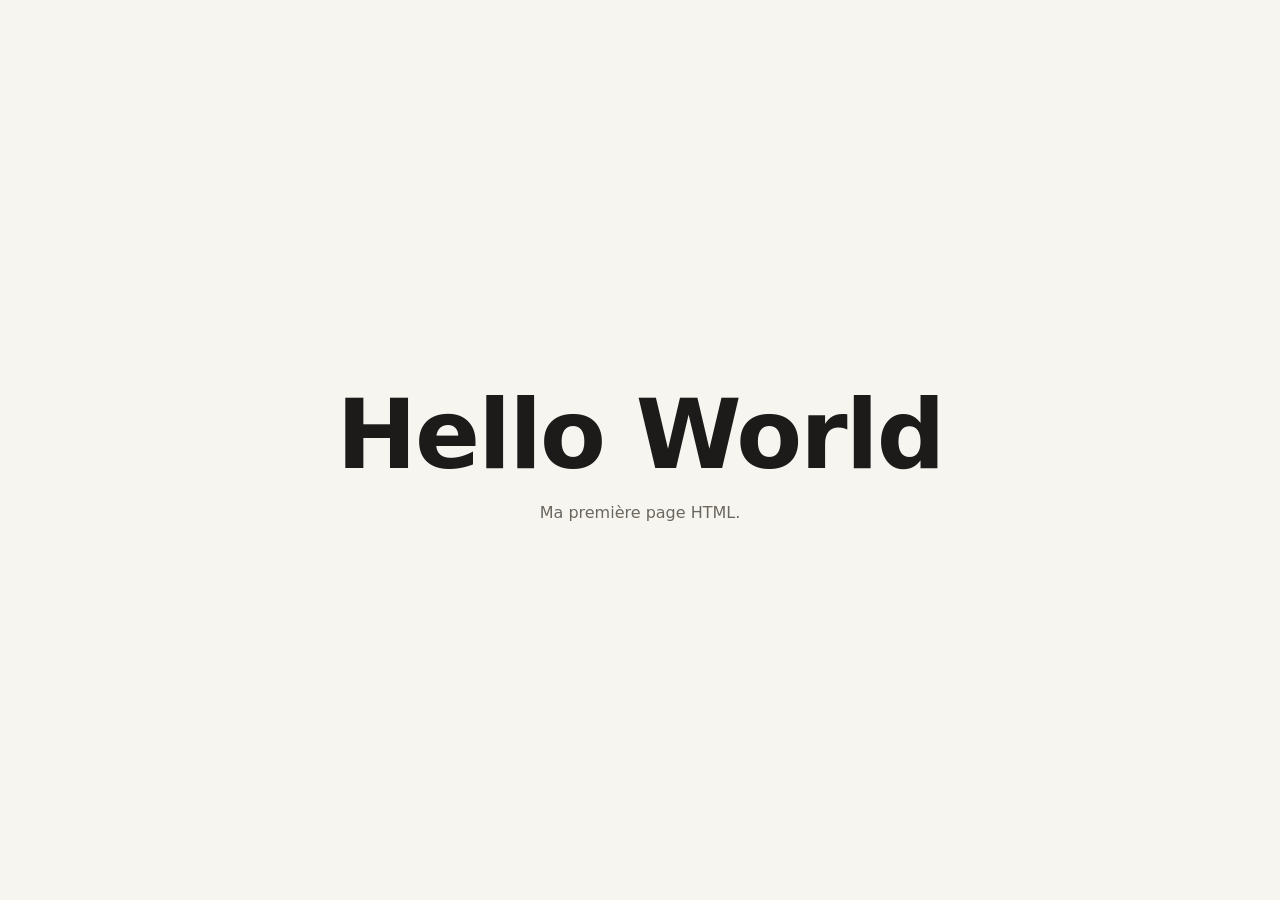
<file: hello-world/index.html>
<!doctype html>
<html lang="fr">
<head>
  <meta charset="utf-8">
  <meta name="viewport" content="width=device-width, initial-scale=1">
  <title>Hello World</title>
  <style>
    :root {
      --bg: #f7f5f0;
      --fg: #1c1b19;
      --muted: #6b675f;
    }
    @media (prefers-color-scheme: dark) {
      :root {
        --bg: #161514;
        --fg: #f2efe8;
        --muted: #a29d93;
      }
    }
    * { box-sizing: border-box; }
    html, body { height: 100%; margin: 0; }
    body {
      display: grid;
      place-items: center;
      padding: 16px;
      background: var(--bg);
      color: var(--fg);
      font-family: system-ui, -apple-system, "Segoe UI", Roboto, sans-serif;
      text-align: center;
    }
    h1 {
      margin: 0;
      font-size: clamp(2.5rem, 10vw, 6rem);
      font-weight: 600;
      letter-spacing: -0.02em;
    }
    p {
      margin: 0.75rem 0 0;
      color: var(--muted);
    }
  </style>
</head>
<body>
  <main>
    <h1>Hello World</h1>
    <p>Ma première page HTML.</p>
  </main>
</body>
</html>
</file>
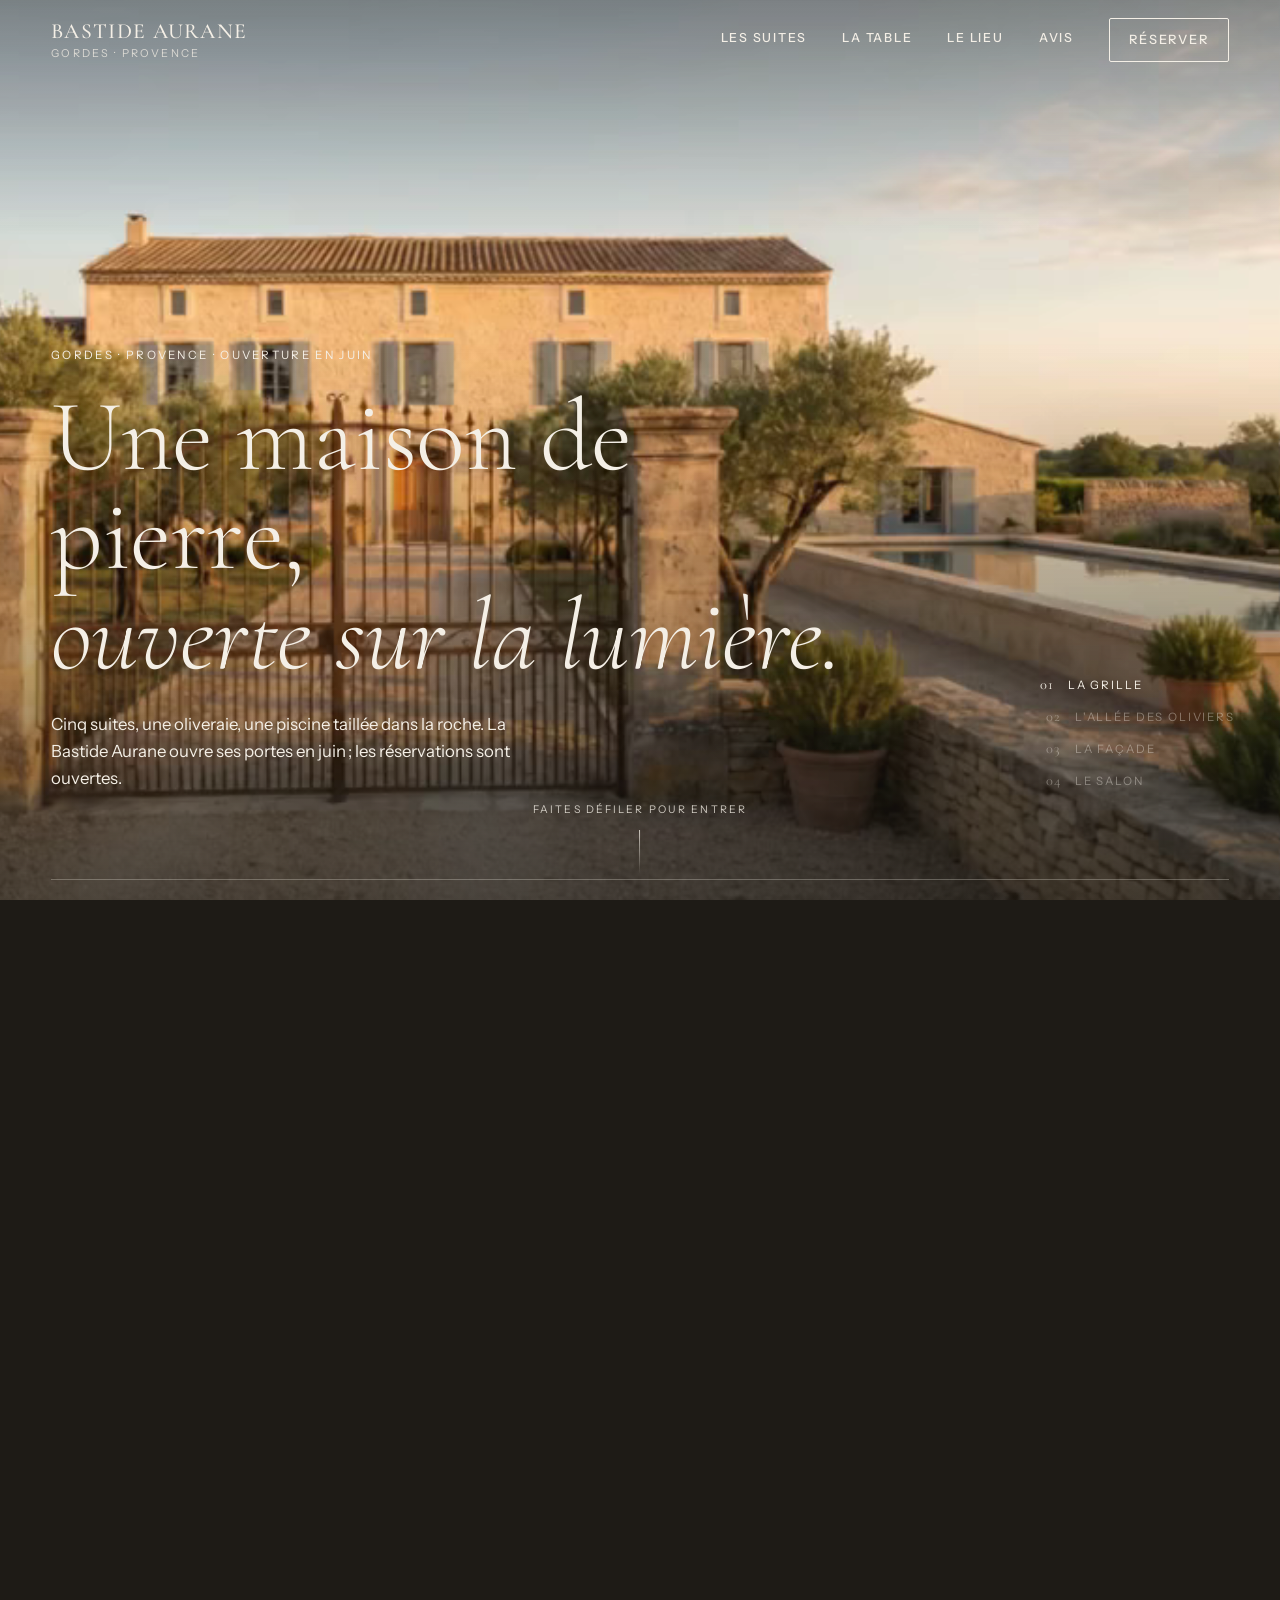
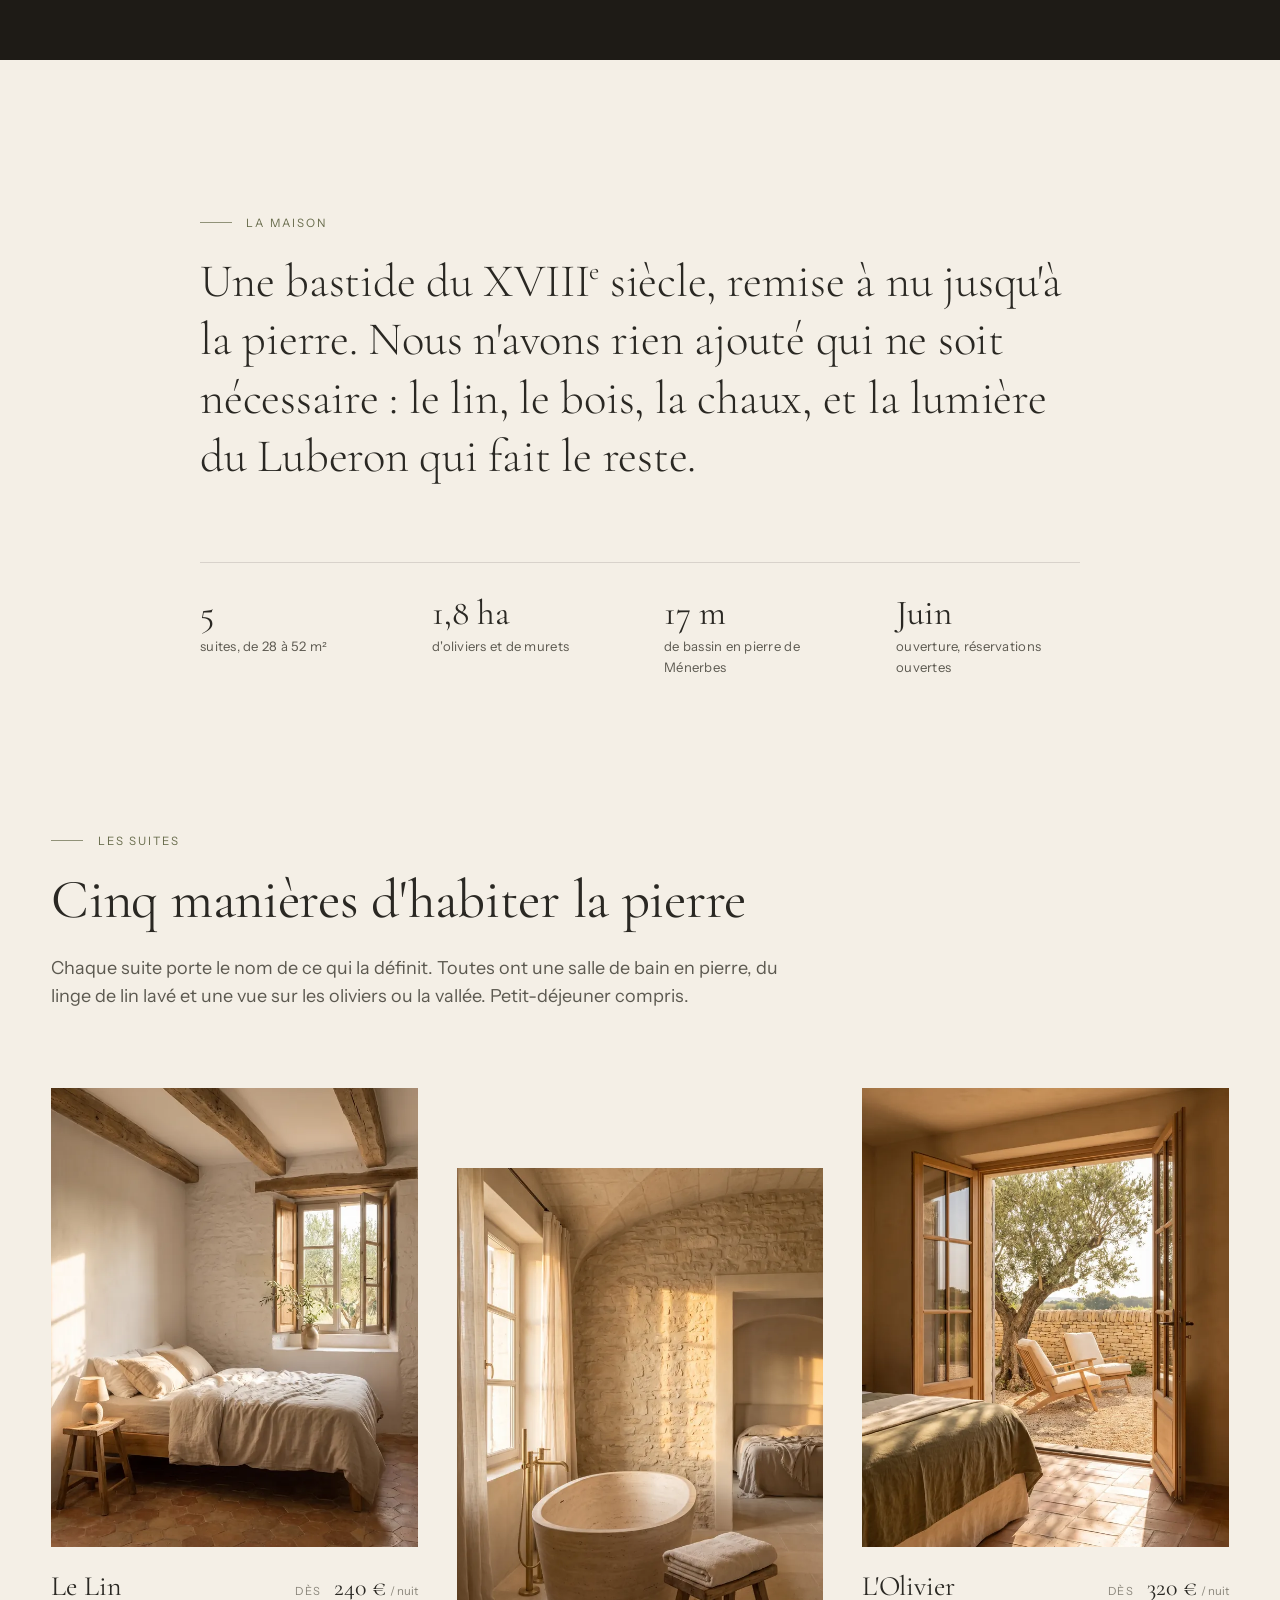
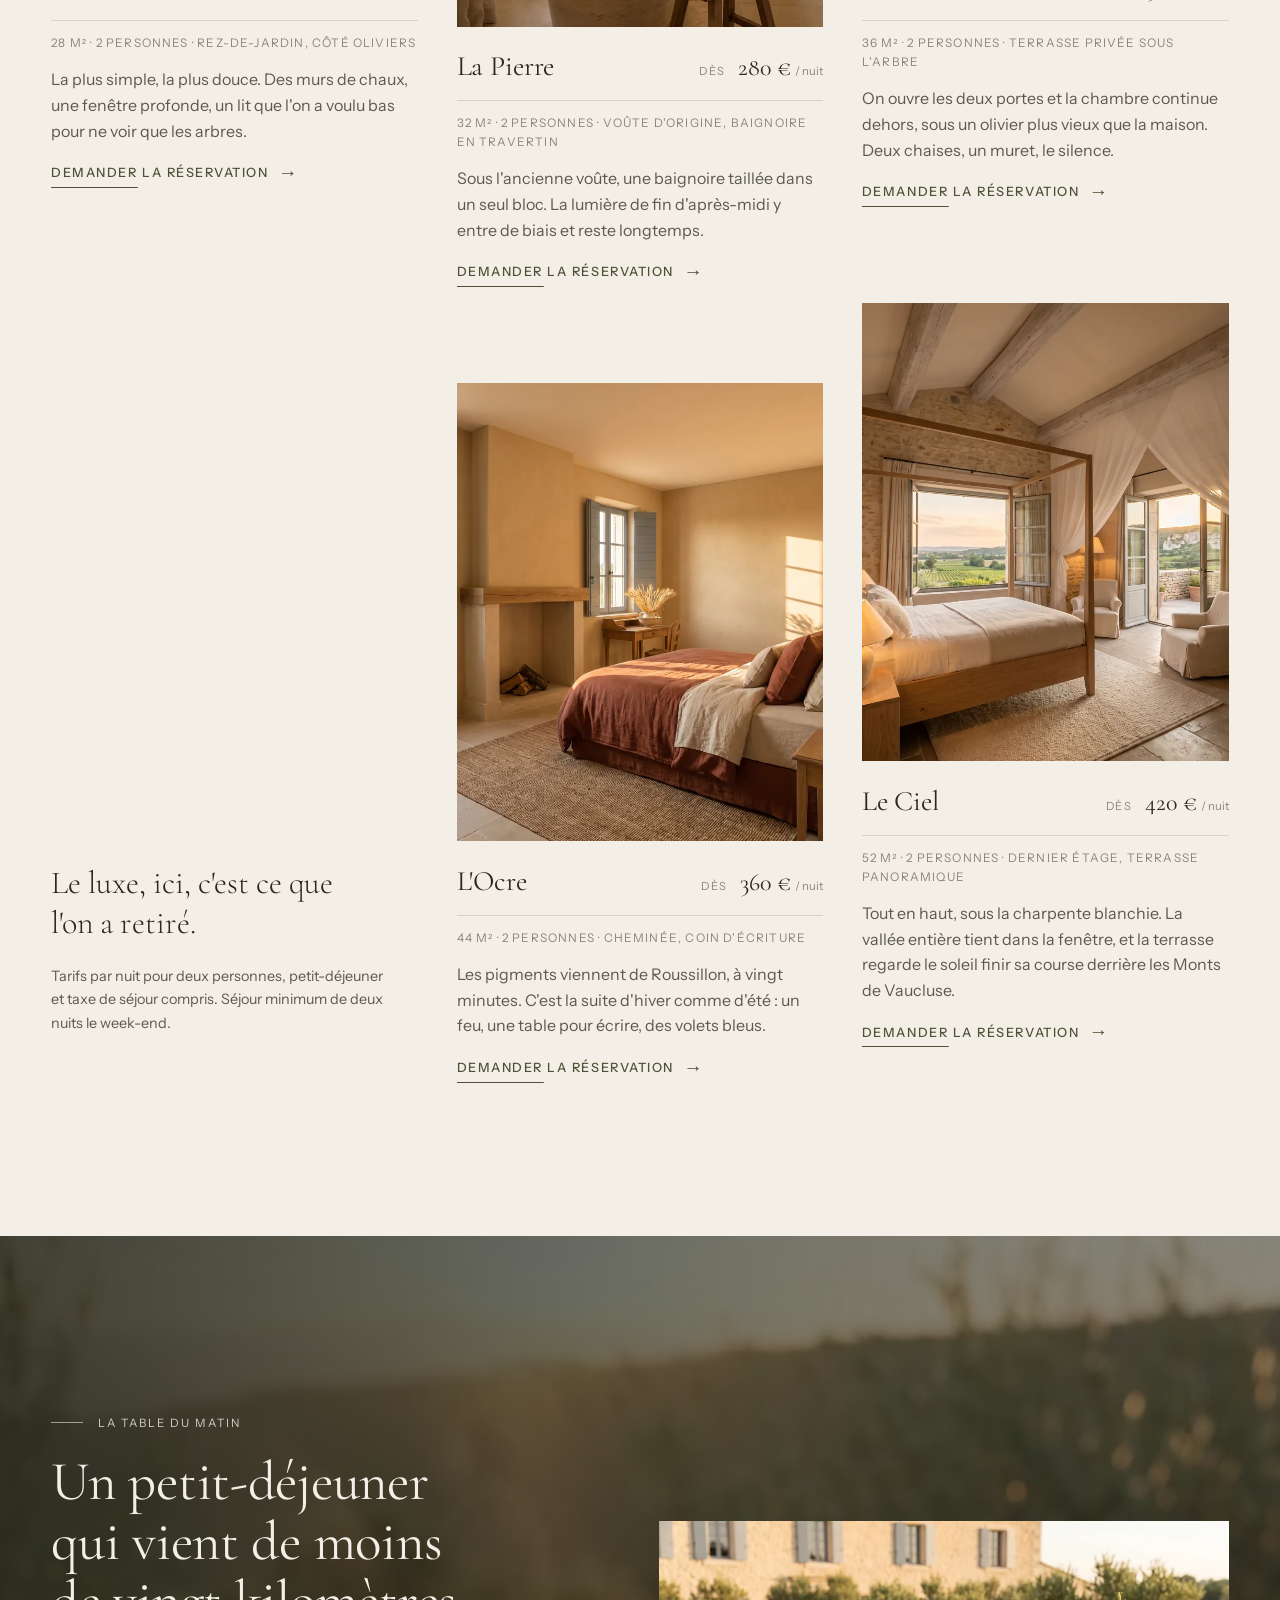
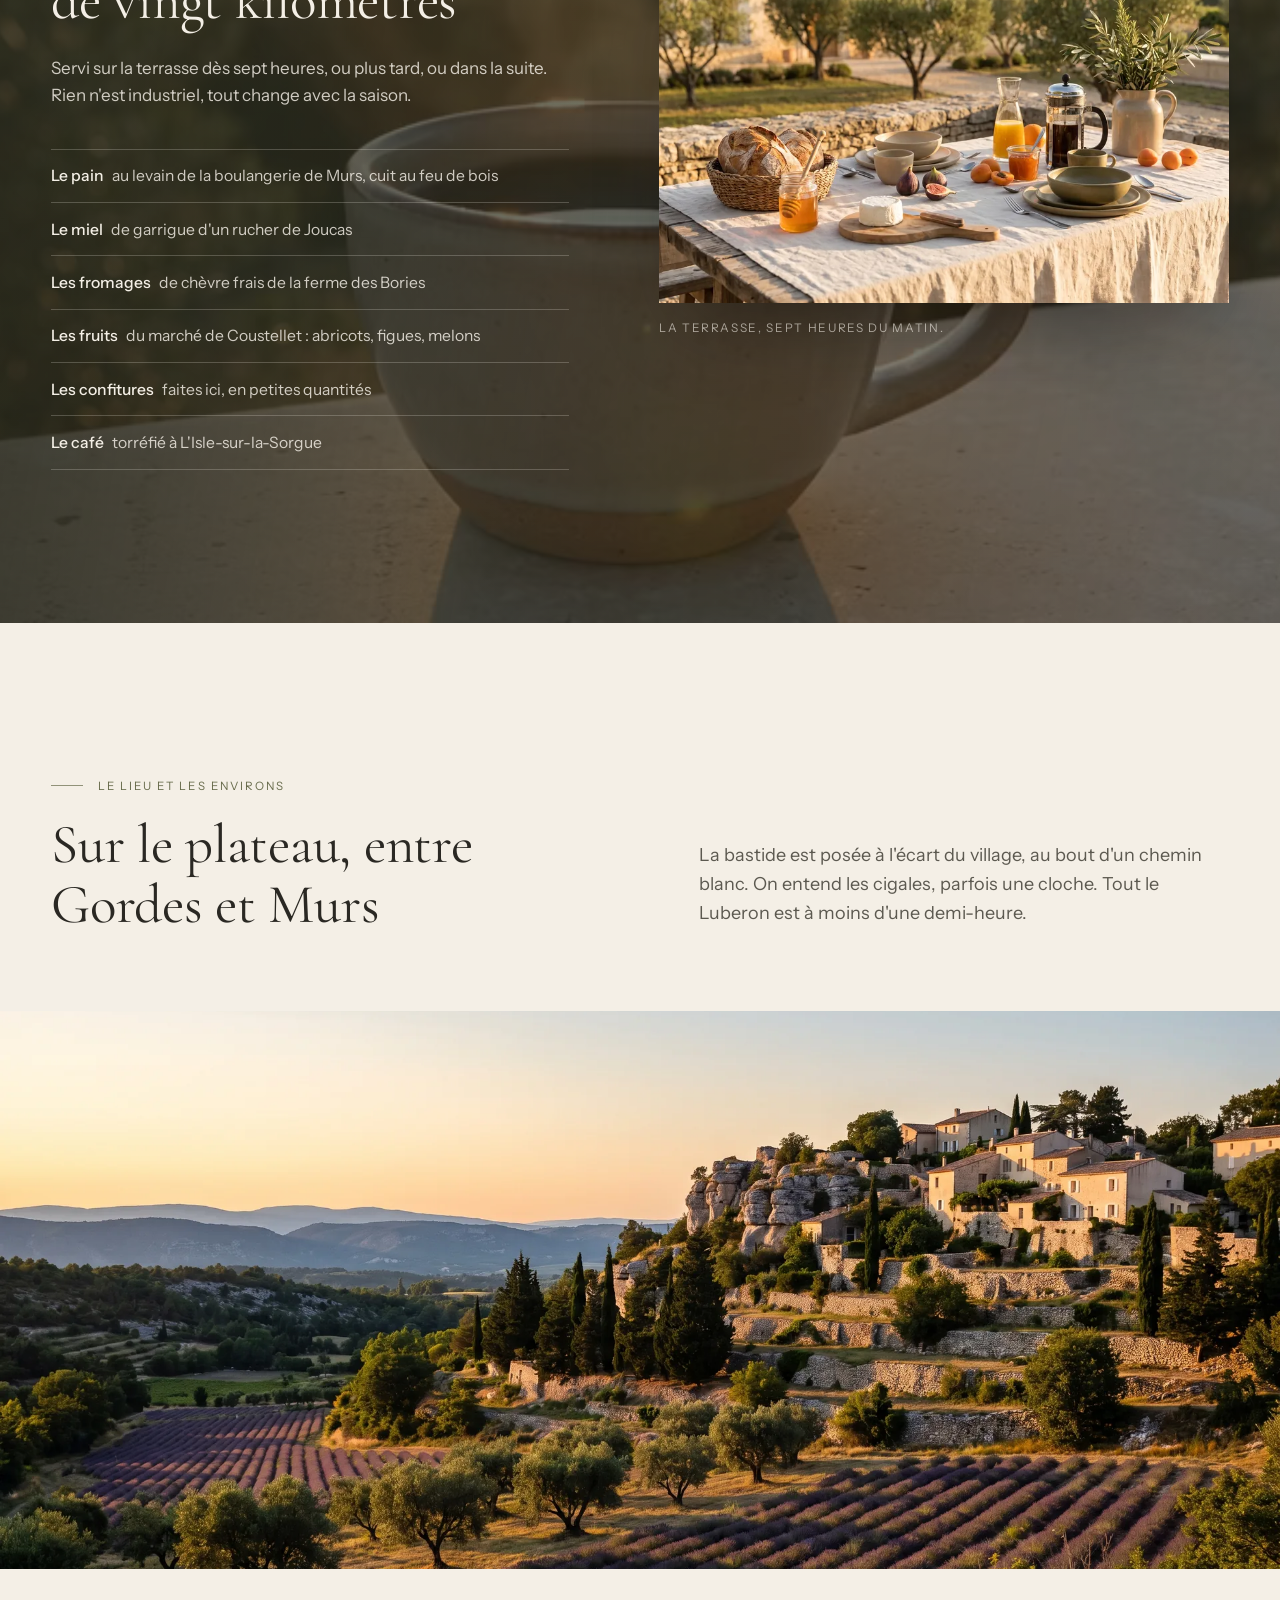
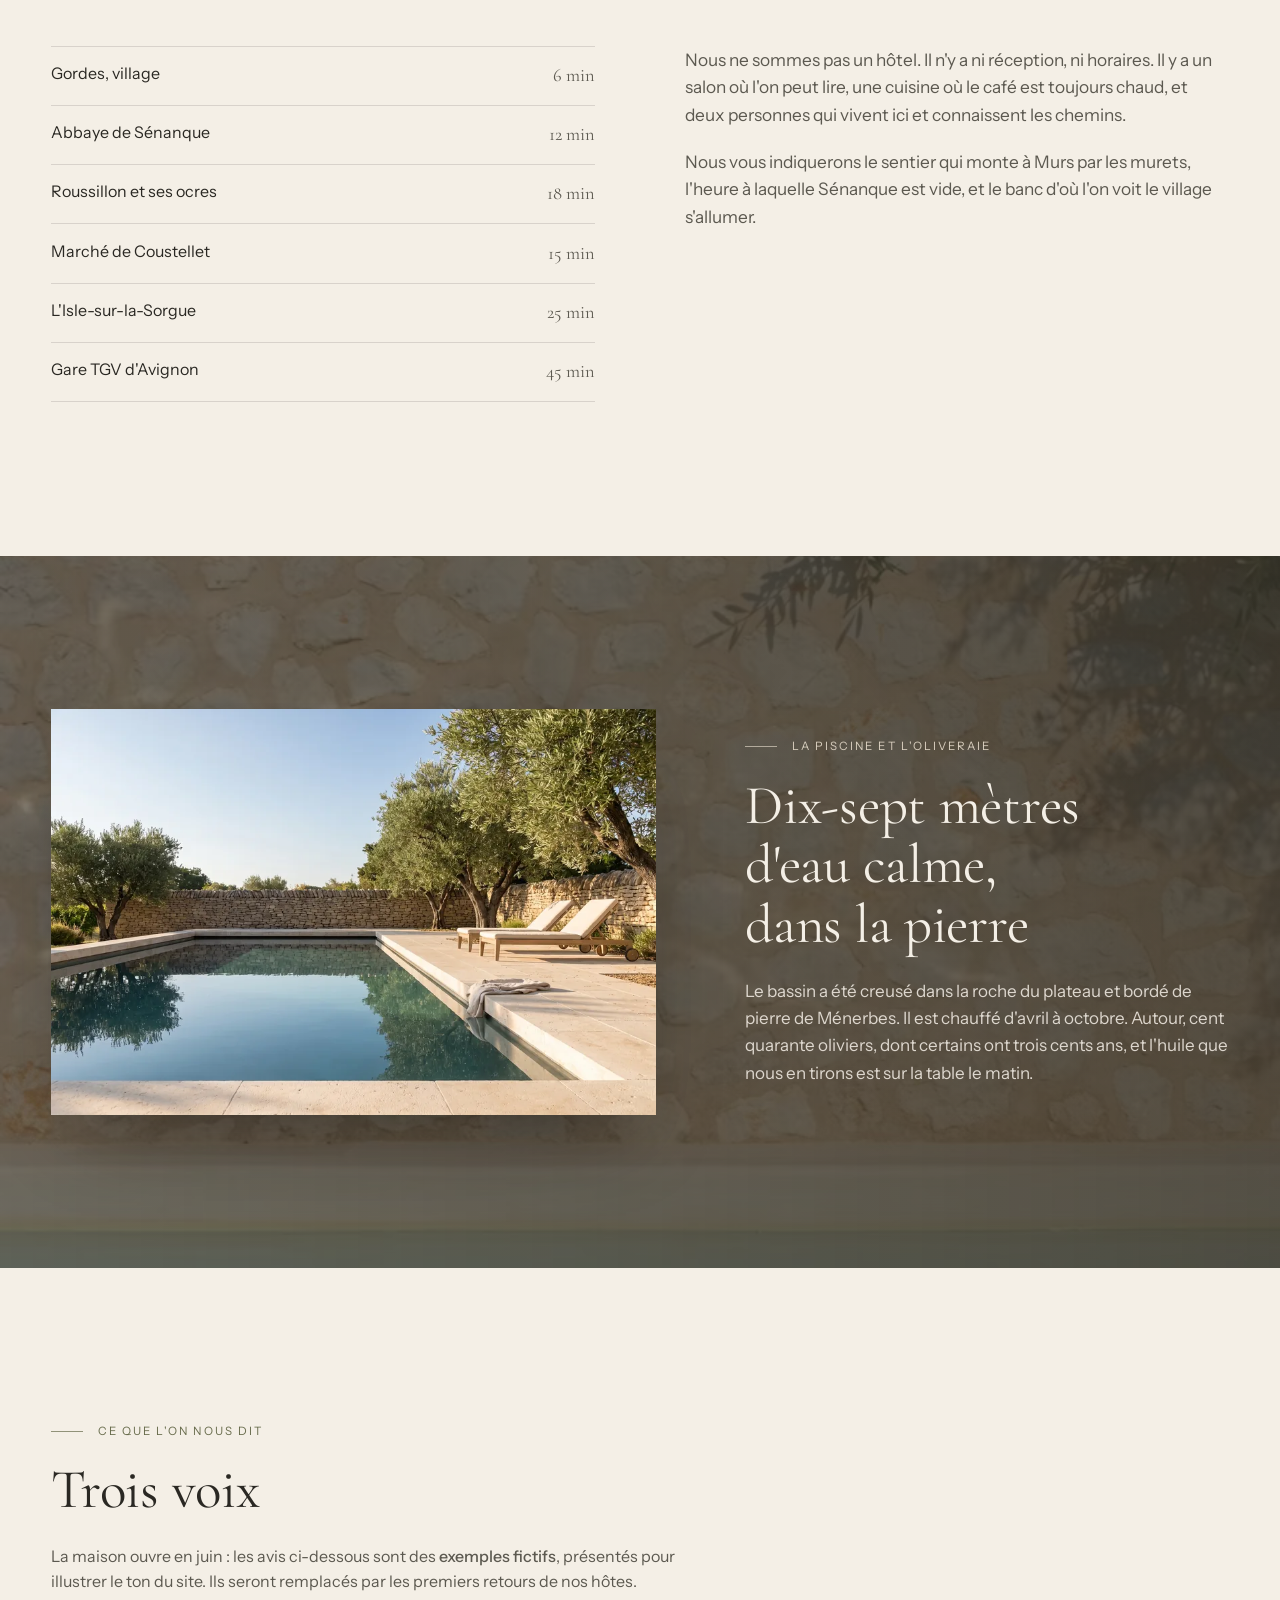
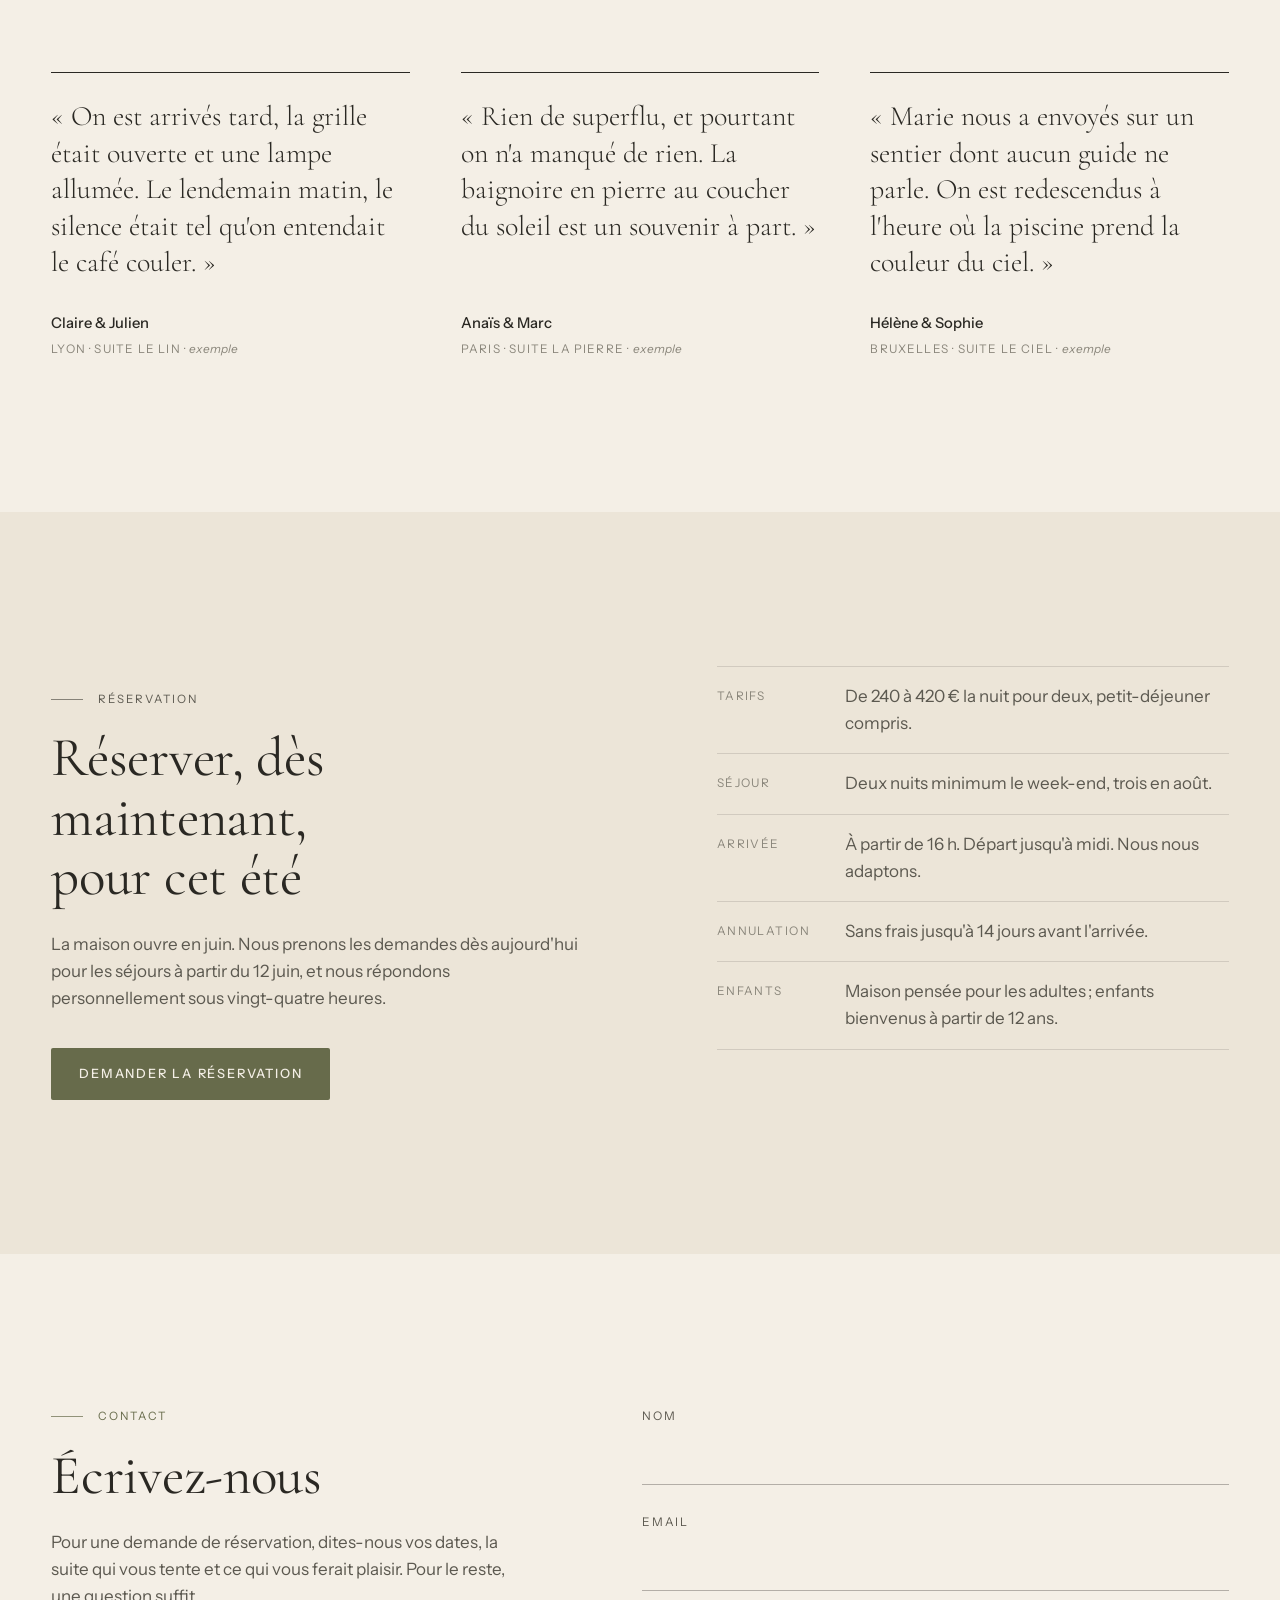
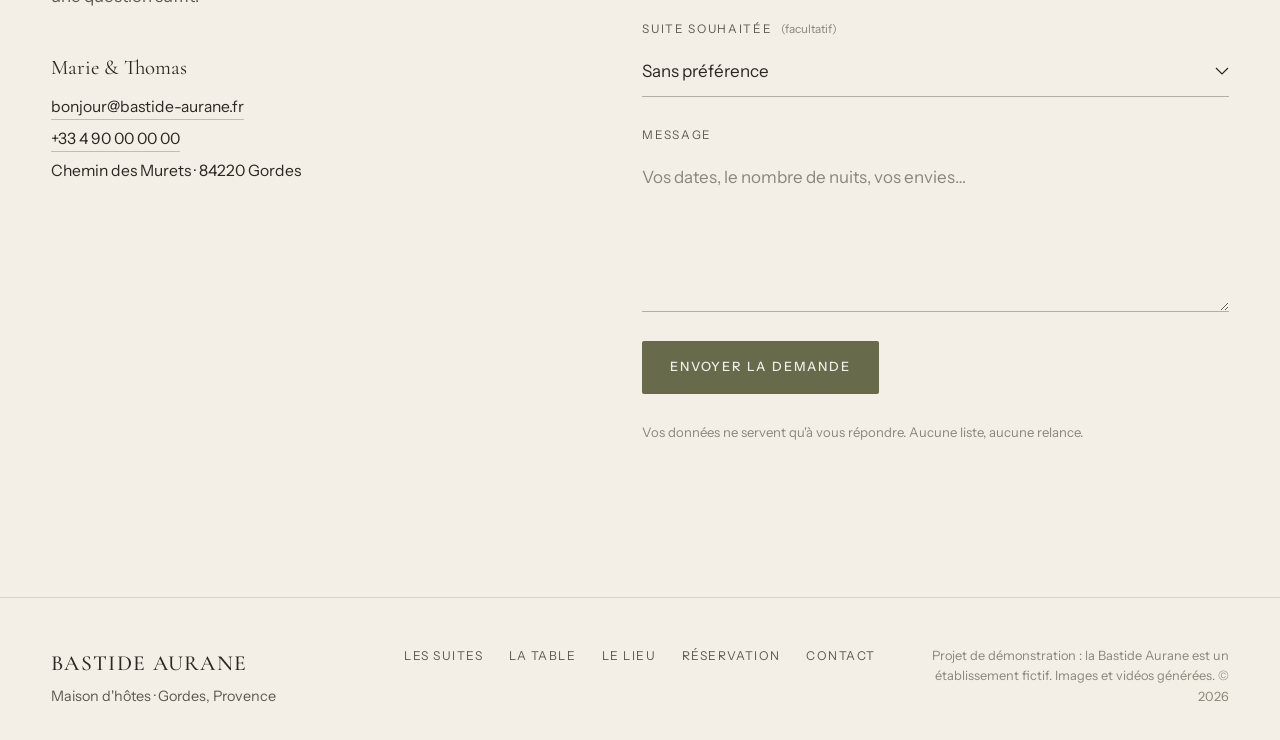
<file: site/index.html>
<!DOCTYPE html>
<html lang="fr">
<head>
  <meta charset="utf-8">
  <meta name="viewport" content="width=device-width, initial-scale=1, viewport-fit=cover">
  <title>Bastide Aurane — Maison d'hôtes à Gordes, Provence</title>
  <meta name="description" content="Bastide Aurane, maison d'hôtes de cinq suites à Gordes, en Provence. Pierre claire, oliveraie, piscine en pierre, petit-déjeuner de producteurs. Ouverture en juin, réservations ouvertes.">
  <link rel="canonical" href="https://bastide-aurane.fr/">
  <meta name="theme-color" content="#f3eee4">
  <meta name="robots" content="index, follow">

  <meta property="og:type" content="website">
  <meta property="og:site_name" content="Bastide Aurane">
  <meta property="og:locale" content="fr_FR">
  <meta property="og:title" content="Bastide Aurane — Maison d'hôtes à Gordes, Provence">
  <meta property="og:description" content="Cinq suites dans une bastide de pierre claire, une oliveraie, une piscine taillée dans la pierre. Ouverture en juin, réservations ouvertes.">
  <meta property="og:url" content="https://bastide-aurane.fr/">
  <meta property="og:image" content="https://bastide-aurane.fr/assets/img/og-image.jpg">
  <meta property="og:image:width" content="1200">
  <meta property="og:image:height" content="630">
  <meta property="og:image:alt" content="La façade de la Bastide Aurane au coucher du soleil, entre les oliviers.">
  <meta name="twitter:card" content="summary_large_image">
  <meta name="twitter:title" content="Bastide Aurane — Maison d'hôtes à Gordes, Provence">
  <meta name="twitter:description" content="Cinq suites dans une bastide de pierre claire, une oliveraie, une piscine taillée dans la pierre.">
  <meta name="twitter:image" content="https://bastide-aurane.fr/assets/img/og-image.jpg">

  <link rel="icon" href="data:image/svg+xml,%3Csvg xmlns='http://www.w3.org/2000/svg' viewBox='0 0 64 64'%3E%3Crect width='64' height='64' rx='14' fill='%23f3eee4'/%3E%3Cpath d='M32 12c-9 8-13 15-13 24a13 13 0 0 0 26 0c0-9-4-16-13-24z' fill='none' stroke='%236b6f4e' stroke-width='3'/%3E%3Cpath d='M32 20v30' stroke='%236b6f4e' stroke-width='2.5'/%3E%3C/svg%3E">

  <link rel="preload" as="font" type="font/woff2" href="assets/fonts/cormorant-garamond-300.woff2" crossorigin>
  <link rel="preload" as="font" type="font/woff2" href="assets/fonts/instrument-sans-400.woff2" crossorigin>
  <link rel="stylesheet" href="css/fonts.css">
  <link rel="preload" as="image" href="assets/img/facade-closed-1920.webp" imagesrcset="assets/img/facade-closed-720.webp 720w, assets/img/facade-closed-1280.webp 1280w, assets/img/facade-closed-1920.webp 1920w" imagesizes="100vw">
  <link rel="stylesheet" href="css/styles.css">

  <script type="application/ld+json">
  {
    "@context": "https://schema.org",
    "@type": "BedAndBreakfast",
    "name": "Bastide Aurane",
    "description": "Maison d'hôtes de cinq suites à Gordes, en Provence. Établissement fictif présenté à titre de démonstration.",
    "url": "https://bastide-aurane.fr/",
    "image": "https://bastide-aurane.fr/assets/img/og-image.jpg",
    "address": {
      "@type": "PostalAddress",
      "addressLocality": "Gordes",
      "postalCode": "84220",
      "addressRegion": "Provence-Alpes-Côte d'Azur",
      "addressCountry": "FR"
    },
    "priceRange": "240 € – 420 €",
    "numberOfRooms": 5,
    "amenityFeature": [
      {"@type": "LocationFeatureSpecification", "name": "Piscine en pierre"},
      {"@type": "LocationFeatureSpecification", "name": "Oliveraie"},
      {"@type": "LocationFeatureSpecification", "name": "Petit-déjeuner de producteurs locaux"}
    ]
  }
  </script>
</head>
<body>

  <a class="skip-link" href="#suites">Aller au contenu</a>

  <header class="site-header" id="top">
    <a class="brand" href="#top" aria-label="Bastide Aurane, retour en haut de page">
      <span class="brand__name">Bastide Aurane</span>
      <span class="brand__place">Gordes · Provence</span>
    </a>
    <nav class="site-nav" aria-label="Navigation principale">
      <a href="#suites">Les suites</a>
      <a href="#table">La table</a>
      <a href="#lieu">Le lieu</a>
      <a href="#avis">Avis</a>
      <a class="btn btn--ghost" href="#reservation">Réserver</a>
    </nav>
    <button class="nav-toggle" type="button" aria-expanded="false" aria-controls="mobile-nav" aria-label="Ouvrir le menu">
      <span></span><span></span>
    </button>
  </header>

  <div class="mobile-nav" id="mobile-nav" hidden>
    <a href="#suites">Les suites</a>
    <a href="#table">La table du matin</a>
    <a href="#lieu">Le lieu et les environs</a>
    <a href="#avis">Avis</a>
    <a href="#reservation">Réservation</a>
    <a href="#contact">Contact</a>
  </div>

  <main>

    <!-- ══════════════════════════════ L'ARRIVÉE ══════════════════════════════ -->
    <section class="hero" id="arrivee" aria-label="L'arrivée à la bastide">
      <div class="hero__sticky">
        <picture class="hero__poster" aria-hidden="true">
          <source srcset="assets/img/facade-closed-720.webp 720w, assets/img/facade-closed-1280.webp 1280w, assets/img/facade-closed-1920.webp 1920w" sizes="100vw" type="image/webp">
          <img src="assets/img/facade-closed-1920.webp" alt="" width="1920" height="1080" fetchpriority="high" decoding="async">
        </picture>
        <video class="hero__video" id="hero-video" muted playsinline preload="metadata" poster="assets/img/facade-closed-1280.webp" data-light-src="assets/video/arrivee-mobile.mp4">
          <source src="assets/video/arrivee.mp4" type="video/mp4; codecs=&quot;avc1.42E01E&quot;">
          <source src="assets/video/arrivee.webm" type="video/webm; codecs=&quot;vp9&quot;">
        </video>
        <div class="hero__veil" aria-hidden="true"></div>

        <div class="hero__content">
          <p class="hero__eyebrow reveal-line">Gordes · Provence · Ouverture en juin</p>
          <h1 class="hero__title">
            <span class="reveal-line">Une maison de pierre,</span>
            <span class="reveal-line"><em>ouverte sur la lumière.</em></span>
          </h1>
          <p class="hero__lead reveal-line">Cinq suites, une oliveraie, une piscine taillée dans la roche. La Bastide Aurane ouvre ses portes en juin&#8239;; les réservations sont ouvertes.</p>
        </div>

        <div class="hero__end">
          <p>Vous êtes entré. Le reste de la maison se visite plus bas.</p>
          <a class="btn btn--ghost" href="#suites">Découvrir les suites</a>
        </div>

        <p class="hero__loading" aria-hidden="true">Chargement</p>

        <ol class="hero__steps" aria-hidden="true">
          <li data-step="0"><span>01</span> La grille</li>
          <li data-step="1"><span>02</span> L'allée des oliviers</li>
          <li data-step="2"><span>03</span> La façade</li>
          <li data-step="3"><span>04</span> Le salon</li>
        </ol>

        <div class="hero__hint" aria-hidden="true">
          <span class="hero__hint-text">Faites défiler pour entrer</span>
          <span class="hero__hint-line"></span>
        </div>

        <div class="hero__progress" aria-hidden="true">
          <span class="hero__progress-bar"></span>
        </div>
      </div>
    </section>

    <!-- ══════════════════════════════ MANIFESTE ══════════════════════════════ -->
    <section class="manifesto" aria-labelledby="manifesto-title">
      <div class="wrap wrap--narrow">
        <p class="kicker reveal">La maison</p>
        <h2 class="manifesto__text reveal" id="manifesto-title">
          Une bastide du XVIII<sup>e</sup> siècle, remise à nu jusqu'à la pierre. Nous n'avons rien ajouté qui ne soit nécessaire&nbsp;: le lin, le bois, la chaux, et la lumière du Luberon qui fait le reste.
        </h2>
        <div class="manifesto__facts reveal">
          <div><strong>5</strong><span>suites, de 28 à 52&nbsp;m²</span></div>
          <div><strong>1,8&nbsp;ha</strong><span>d'oliviers et de murets</span></div>
          <div><strong>17&nbsp;m</strong><span>de bassin en pierre de Ménerbes</span></div>
          <div><strong>Juin</strong><span>ouverture, réservations ouvertes</span></div>
        </div>
      </div>
    </section>

    <!-- ══════════════════════════════ LES SUITES ══════════════════════════════ -->
    <section class="suites" id="suites" aria-labelledby="suites-title">
      <div class="wrap">
        <header class="section-head reveal">
          <p class="kicker">Les suites</p>
          <h2 id="suites-title">Cinq manières d'habiter la pierre</h2>
          <p class="section-head__lead">Chaque suite porte le nom de ce qui la définit. Toutes ont une salle de bain en pierre, du linge de lin lavé et une vue sur les oliviers ou la vallée. Petit-déjeuner compris.</p>
        </header>

        <div class="suite-grid">
          <article class="suite" data-suite="Le Lin">
            <a class="suite__media" href="#reservation" data-reserve="Le Lin" aria-label="Demander la réservation de la suite Le Lin">
              <img src="assets/img/suite-lin-1200.webp" srcset="assets/img/suite-lin-720.webp 720w, assets/img/suite-lin-1200.webp 1200w" sizes="(min-width: 1000px) 33vw, (min-width: 700px) 50vw, 100vw" width="1200" height="1500" loading="lazy" decoding="async" alt="La suite Le Lin : lit en lin naturel sous des poutres anciennes, fenêtre ouverte sur les oliviers.">
            </a>
            <div class="suite__body">
              <div class="suite__row">
                <h3>Le Lin</h3>
                <p class="suite__price"><span>dès</span> 240&nbsp;€<small>/ nuit</small></p>
              </div>
              <p class="suite__meta">28&nbsp;m² · 2&nbsp;personnes · Rez-de-jardin, côté oliviers</p>
              <p class="suite__desc">La plus simple, la plus douce. Des murs de chaux, une fenêtre profonde, un lit que l'on a voulu bas pour ne voir que les arbres.</p>
              <a class="link-arrow" href="#reservation" data-reserve="Le Lin">Demander la réservation</a>
            </div>
          </article>

          <article class="suite" data-suite="La Pierre">
            <a class="suite__media" href="#reservation" data-reserve="La Pierre" aria-label="Demander la réservation de la suite La Pierre">
              <img src="assets/img/suite-pierre-1200.webp" srcset="assets/img/suite-pierre-720.webp 720w, assets/img/suite-pierre-1200.webp 1200w" sizes="(min-width: 1000px) 33vw, (min-width: 700px) 50vw, 100vw" width="1200" height="1500" loading="lazy" decoding="async" alt="La suite La Pierre : baignoire en travertin devant un mur de pierre apparente sous une voûte.">
            </a>
            <div class="suite__body">
              <div class="suite__row">
                <h3>La Pierre</h3>
                <p class="suite__price"><span>dès</span> 280&nbsp;€<small>/ nuit</small></p>
              </div>
              <p class="suite__meta">32&nbsp;m² · 2&nbsp;personnes · Voûte d'origine, baignoire en travertin</p>
              <p class="suite__desc">Sous l'ancienne voûte, une baignoire taillée dans un seul bloc. La lumière de fin d'après-midi y entre de biais et reste longtemps.</p>
              <a class="link-arrow" href="#reservation" data-reserve="La Pierre">Demander la réservation</a>
            </div>
          </article>

          <article class="suite" data-suite="L'Olivier">
            <a class="suite__media" href="#reservation" data-reserve="L'Olivier" aria-label="Demander la réservation de la suite L'Olivier">
              <img src="assets/img/suite-olivier-1200.webp" srcset="assets/img/suite-olivier-720.webp 720w, assets/img/suite-olivier-1200.webp 1200w" sizes="(min-width: 1000px) 33vw, (min-width: 700px) 50vw, 100vw" width="1200" height="1500" loading="lazy" decoding="async" alt="La suite L'Olivier : portes-fenêtres ouvertes sur une terrasse privée ombragée par un olivier centenaire.">
            </a>
            <div class="suite__body">
              <div class="suite__row">
                <h3>L'Olivier</h3>
                <p class="suite__price"><span>dès</span> 320&nbsp;€<small>/ nuit</small></p>
              </div>
              <p class="suite__meta">36&nbsp;m² · 2&nbsp;personnes · Terrasse privée sous l'arbre</p>
              <p class="suite__desc">On ouvre les deux portes et la chambre continue dehors, sous un olivier plus vieux que la maison. Deux chaises, un muret, le silence.</p>
              <a class="link-arrow" href="#reservation" data-reserve="L'Olivier">Demander la réservation</a>
            </div>
          </article>

          <article class="suite" data-suite="L'Ocre">
            <a class="suite__media" href="#reservation" data-reserve="L'Ocre" aria-label="Demander la réservation de la suite L'Ocre">
              <img src="assets/img/suite-ocre-1200.webp" srcset="assets/img/suite-ocre-720.webp 720w, assets/img/suite-ocre-1200.webp 1200w" sizes="(min-width: 1000px) 33vw, (min-width: 700px) 50vw, 100vw" width="1200" height="1500" loading="lazy" decoding="async" alt="La suite L'Ocre : murs à la chaux ocre, cheminée de pierre et lit en lin terre cuite.">
            </a>
            <div class="suite__body">
              <div class="suite__row">
                <h3>L'Ocre</h3>
                <p class="suite__price"><span>dès</span> 360&nbsp;€<small>/ nuit</small></p>
              </div>
              <p class="suite__meta">44&nbsp;m² · 2&nbsp;personnes · Cheminée, coin d'écriture</p>
              <p class="suite__desc">Les pigments viennent de Roussillon, à vingt minutes. C'est la suite d'hiver comme d'été&nbsp;: un feu, une table pour écrire, des volets bleus.</p>
              <a class="link-arrow" href="#reservation" data-reserve="L'Ocre">Demander la réservation</a>
            </div>
          </article>

          <article class="suite" data-suite="Le Ciel">
            <a class="suite__media" href="#reservation" data-reserve="Le Ciel" aria-label="Demander la réservation de la suite Le Ciel">
              <img src="assets/img/suite-ciel-1200.webp" srcset="assets/img/suite-ciel-720.webp 720w, assets/img/suite-ciel-1200.webp 1200w" sizes="(min-width: 1000px) 40vw, (min-width: 700px) 50vw, 100vw" width="1200" height="1500" loading="lazy" decoding="async" alt="La suite Le Ciel : lit à baldaquin en chêne clair, fenêtre panoramique sur la vallée au coucher du soleil.">
            </a>
            <div class="suite__body">
              <div class="suite__row">
                <h3>Le Ciel</h3>
                <p class="suite__price"><span>dès</span> 420&nbsp;€<small>/ nuit</small></p>
              </div>
              <p class="suite__meta">52&nbsp;m² · 2&nbsp;personnes · Dernier étage, terrasse panoramique</p>
              <p class="suite__desc">Tout en haut, sous la charpente blanchie. La vallée entière tient dans la fenêtre, et la terrasse regarde le soleil finir sa course derrière les Monts de Vaucluse.</p>
              <a class="link-arrow" href="#reservation" data-reserve="Le Ciel">Demander la réservation</a>
            </div>
          </article>
          <aside class="suite-grid__aside reveal">
            <p>Le luxe, ici, c'est ce que l'on a retiré.</p>
            <small>Tarifs par nuit pour deux personnes, petit-déjeuner et taxe de séjour compris. Séjour minimum de deux nuits le week-end.</small>
          </aside>
        </div>
      </div>
    </section>

    <!-- ══════════════════════════════ LA TABLE DU MATIN ══════════════════════════════ -->
    <section class="table" id="table" aria-labelledby="table-title">
      <div class="table__bg" aria-hidden="true">
        <video class="ambient" muted loop playsinline preload="none" poster="assets/video/cafe-poster.webp" data-ambient>
          <source src="assets/video/cafe.mp4" type="video/mp4; codecs=&quot;avc1.42E01E&quot;">
          <source src="assets/video/cafe.webm" type="video/webm; codecs=&quot;vp9&quot;">
        </video>
      </div>
      <div class="wrap table__wrap">
        <div class="table__text">
          <p class="kicker kicker--light reveal">La table du matin</p>
          <h2 id="table-title" class="reveal">Un petit-déjeuner qui vient de moins de vingt kilomètres</h2>
          <p class="reveal">Servi sur la terrasse dès sept heures, ou plus tard, ou dans la suite. Rien n'est industriel, tout change avec la saison.</p>
          <ul class="producers reveal">
            <li><strong>Le pain</strong> au levain de la boulangerie de Murs, cuit au feu de bois</li>
            <li><strong>Le miel</strong> de garrigue d'un rucher de Joucas</li>
            <li><strong>Les fromages</strong> de chèvre frais de la ferme des Bories</li>
            <li><strong>Les fruits</strong> du marché de Coustellet&nbsp;: abricots, figues, melons</li>
            <li><strong>Les confitures</strong> faites ici, en petites quantités</li>
            <li><strong>Le café</strong> torréfié à L'Isle-sur-la-Sorgue</li>
          </ul>
        </div>
        <figure class="table__figure reveal">
          <img src="assets/img/table-1600.webp" srcset="assets/img/table-900.webp 900w, assets/img/table-1600.webp 1600w" sizes="(min-width: 900px) 48vw, 100vw" width="1600" height="1067" loading="lazy" decoding="async" alt="La table du petit-déjeuner dressée sur la terrasse au lever du soleil : pain, miel, chèvre frais, figues et abricots.">
          <figcaption>La terrasse, sept heures du matin.</figcaption>
        </figure>
      </div>
    </section>

    <!-- ══════════════════════════════ LE LIEU ══════════════════════════════ -->
    <section class="place" id="lieu" aria-labelledby="place-title">
      <div class="wrap">
        <header class="section-head section-head--split reveal">
          <div>
            <p class="kicker">Le lieu et les environs</p>
            <h2 id="place-title">Sur le plateau, entre Gordes et Murs</h2>
          </div>
          <p class="section-head__lead">La bastide est posée à l'écart du village, au bout d'un chemin blanc. On entend les cigales, parfois une cloche. Tout le Luberon est à moins d'une demi-heure.</p>
        </header>
      </div>

      <figure class="place__panorama reveal">
        <img src="assets/img/environs-1920.webp" srcset="assets/img/environs-1080.webp 1080w, assets/img/environs-1920.webp 1920w" sizes="100vw" width="1920" height="1080" loading="lazy" decoding="async" alt="Le village perché de Gordes au soleil couchant, au-dessus de champs de lavande et de terrasses de pierre sèche.">
      </figure>

      <div class="wrap place__grid">
        <ul class="places reveal">
          <li><span>Gordes, village</span><span>6&nbsp;min</span></li>
          <li><span>Abbaye de Sénanque</span><span>12&nbsp;min</span></li>
          <li><span>Roussillon et ses ocres</span><span>18&nbsp;min</span></li>
          <li><span>Marché de Coustellet</span><span>15&nbsp;min</span></li>
          <li><span>L'Isle-sur-la-Sorgue</span><span>25&nbsp;min</span></li>
          <li><span>Gare TGV d'Avignon</span><span>45&nbsp;min</span></li>
        </ul>
        <div class="place__text reveal">
          <p>Nous ne sommes pas un hôtel. Il n'y a ni réception, ni horaires. Il y a un salon où l'on peut lire, une cuisine où le café est toujours chaud, et deux personnes qui vivent ici et connaissent les chemins.</p>
          <p>Nous vous indiquerons le sentier qui monte à Murs par les murets, l'heure à laquelle Sénanque est vide, et le banc d'où l'on voit le village s'allumer.</p>
        </div>
      </div>

      <div class="pool">
        <div class="pool__bg" aria-hidden="true">
          <video class="ambient" muted loop playsinline preload="none" poster="assets/video/piscine-poster.webp" data-ambient>
            <source src="assets/video/piscine.mp4" type="video/mp4; codecs=&quot;avc1.42E01E&quot;">
          <source src="assets/video/piscine.webm" type="video/webm; codecs=&quot;vp9&quot;">
          </video>
        </div>
        <div class="wrap pool__wrap">
          <figure class="pool__figure reveal">
            <img src="assets/img/piscine-1600.webp" srcset="assets/img/piscine-900.webp 900w, assets/img/piscine-1600.webp 1600w" sizes="(min-width: 900px) 55vw, 100vw" width="1600" height="1067" loading="lazy" decoding="async" alt="La piscine en pierre claire entourée d'oliviers et d'un mur de pierre sèche, deux transats en teck au bord de l'eau.">
          </figure>
          <div class="pool__text">
            <p class="kicker kicker--light reveal">La piscine et l'oliveraie</p>
            <h2 class="reveal">Dix-sept mètres d'eau calme, dans la pierre</h2>
            <p class="reveal">Le bassin a été creusé dans la roche du plateau et bordé de pierre de Ménerbes. Il est chauffé d'avril à octobre. Autour, cent quarante oliviers, dont certains ont trois cents ans, et l'huile que nous en tirons est sur la table le matin.</p>
          </div>
        </div>
      </div>
    </section>

    <!-- ══════════════════════════════ AVIS ══════════════════════════════ -->
    <section class="reviews" id="avis" aria-labelledby="reviews-title">
      <div class="wrap">
        <header class="section-head reveal">
          <p class="kicker">Ce que l'on nous dit</p>
          <h2 id="reviews-title">Trois voix</h2>
          <p class="section-head__lead section-head__lead--small">La maison ouvre en juin&nbsp;: les avis ci-dessous sont des <strong>exemples fictifs</strong>, présentés pour illustrer le ton du site. Ils seront remplacés par les premiers retours de nos hôtes.</p>
        </header>
        <ul class="review-list">
          <li class="review reveal">
            <blockquote>
              <p>«&nbsp;On est arrivés tard, la grille était ouverte et une lampe allumée. Le lendemain matin, le silence était tel qu'on entendait le café couler.&nbsp;»</p>
            </blockquote>
            <footer><cite>Claire &amp; Julien</cite><span>Lyon · Suite Le Lin · <em>exemple</em></span></footer>
          </li>
          <li class="review reveal">
            <blockquote>
              <p>«&nbsp;Rien de superflu, et pourtant on n'a manqué de rien. La baignoire en pierre au coucher du soleil est un souvenir à part.&nbsp;»</p>
            </blockquote>
            <footer><cite>Anaïs &amp; Marc</cite><span>Paris · Suite La Pierre · <em>exemple</em></span></footer>
          </li>
          <li class="review reveal">
            <blockquote>
              <p>«&nbsp;Marie nous a envoyés sur un sentier dont aucun guide ne parle. On est redescendus à l'heure où la piscine prend la couleur du ciel.&nbsp;»</p>
            </blockquote>
            <footer><cite>Hélène &amp; Sophie</cite><span>Bruxelles · Suite Le Ciel · <em>exemple</em></span></footer>
          </li>
        </ul>
      </div>
    </section>

    <!-- ══════════════════════════════ RÉSERVATION ══════════════════════════════ -->
    <section class="booking" id="reservation" aria-labelledby="booking-title">
      <div class="wrap booking__wrap">
        <div class="booking__text reveal">
          <p class="kicker">Réservation</p>
          <h2 id="booking-title">Réserver, dès maintenant, pour cet été</h2>
          <p>La maison ouvre en juin. Nous prenons les demandes dès aujourd'hui pour les séjours à partir du 12&nbsp;juin, et nous répondons personnellement sous vingt-quatre heures.</p>
          <a class="btn btn--primary" href="#contact" data-reserve="">Demander la réservation</a>
        </div>
        <dl class="booking__terms reveal">
          <div><dt>Tarifs</dt><dd>De 240 à 420&nbsp;€ la nuit pour deux, petit-déjeuner compris.</dd></div>
          <div><dt>Séjour</dt><dd>Deux nuits minimum le week-end, trois en août.</dd></div>
          <div><dt>Arrivée</dt><dd>À partir de 16&nbsp;h. Départ jusqu'à midi. Nous nous adaptons.</dd></div>
          <div><dt>Annulation</dt><dd>Sans frais jusqu'à 14&nbsp;jours avant l'arrivée.</dd></div>
          <div><dt>Enfants</dt><dd>Maison pensée pour les adultes&#8239;; enfants bienvenus à partir de 12&nbsp;ans.</dd></div>
        </dl>
      </div>
    </section>

    <!-- ══════════════════════════════ CONTACT ══════════════════════════════ -->
    <section class="contact" id="contact" aria-labelledby="contact-title">
      <div class="wrap contact__wrap">
        <div class="contact__intro reveal">
          <p class="kicker">Contact</p>
          <h2 id="contact-title">Écrivez-nous</h2>
          <p>Pour une demande de réservation, dites-nous vos dates, la suite qui vous tente et ce qui vous ferait plaisir. Pour le reste, une question suffit.</p>
          <address>
            <span>Marie &amp; Thomas</span>
            <a href="mailto:bonjour@bastide-aurane.fr">bonjour@bastide-aurane.fr</a>
            <a href="tel:+33490000000">+33&nbsp;4&nbsp;90&nbsp;00&nbsp;00&nbsp;00</a>
            <span>Chemin des Murets · 84220 Gordes</span>
          </address>
        </div>

        <form class="form reveal" id="contact-form" action="mailto:bonjour@bastide-aurane.fr" method="post" enctype="text/plain" novalidate>
          <div class="field">
            <label for="f-name">Nom</label>
            <input id="f-name" name="nom" type="text" autocomplete="name" required>
          </div>
          <div class="field">
            <label for="f-email">Email</label>
            <input id="f-email" name="email" type="email" autocomplete="email" inputmode="email" required>
          </div>
          <div class="field">
            <label for="f-suite">Suite souhaitée <small>(facultatif)</small></label>
            <select id="f-suite" name="suite">
              <option value="">Sans préférence</option>
              <option>Le Lin</option>
              <option>La Pierre</option>
              <option>L'Olivier</option>
              <option>L'Ocre</option>
              <option>Le Ciel</option>
            </select>
          </div>
          <div class="field">
            <label for="f-message">Message</label>
            <textarea id="f-message" name="message" rows="5" required placeholder="Vos dates, le nombre de nuits, vos envies…"></textarea>
          </div>
          <p class="form__error" id="form-error" role="alert" hidden>Merci de renseigner votre nom, une adresse email valide et un message.</p>
          <button class="btn btn--primary" type="submit">Envoyer la demande</button>
          <p class="form__note">Vos données ne servent qu'à vous répondre. Aucune liste, aucune relance.</p>
          <div class="form__success" id="form-success" hidden tabindex="-1">
            <p><strong>Merci.</strong> Votre message est prêt dans votre logiciel de courrier&#8239;; il ne reste qu'à l'envoyer. Nous vous répondons sous vingt-quatre heures.</p>
          </div>
        </form>
      </div>
    </section>

  </main>

  <footer class="site-footer">
    <div class="wrap site-footer__wrap">
      <div>
        <p class="brand__name">Bastide Aurane</p>
        <p>Maison d'hôtes · Gordes, Provence</p>
      </div>
      <nav aria-label="Pied de page">
        <a href="#suites">Les suites</a>
        <a href="#table">La table</a>
        <a href="#lieu">Le lieu</a>
        <a href="#reservation">Réservation</a>
        <a href="#contact">Contact</a>
      </nav>
      <p class="site-footer__legal">Projet de démonstration&nbsp;: la Bastide Aurane est un établissement fictif. Images et vidéos générées. © <span id="year"></span></p>
    </div>
  </footer>

  <script src="js/main.js" defer></script>
</body>
</html>
</file>
<file: site/css/fonts.css>
@font-face {
  font-family: 'Cormorant Garamond';
  font-style: italic;
  font-weight: 300;
  font-display: swap;
  src: url('../assets/fonts/cormorant-garamond-300-italic.woff2') format('woff2');
  unicode-range: U+0000-00FF, U+0131, U+0152-0153, U+02BB-02BC, U+02C6, U+02DA, U+02DC, U+0304, U+0308, U+0329, U+2000-206F, U+20AC, U+2122, U+2191, U+2193, U+2212, U+2215, U+FEFF, U+FFFD;
}
@font-face {
  font-family: 'Cormorant Garamond';
  font-style: italic;
  font-weight: 400;
  font-display: swap;
  src: url('../assets/fonts/cormorant-garamond-400-italic.woff2') format('woff2');
  unicode-range: U+0000-00FF, U+0131, U+0152-0153, U+02BB-02BC, U+02C6, U+02DA, U+02DC, U+0304, U+0308, U+0329, U+2000-206F, U+20AC, U+2122, U+2191, U+2193, U+2212, U+2215, U+FEFF, U+FFFD;
}
@font-face {
  font-family: 'Cormorant Garamond';
  font-style: normal;
  font-weight: 300;
  font-display: swap;
  src: url('../assets/fonts/cormorant-garamond-300.woff2') format('woff2');
  unicode-range: U+0000-00FF, U+0131, U+0152-0153, U+02BB-02BC, U+02C6, U+02DA, U+02DC, U+0304, U+0308, U+0329, U+2000-206F, U+20AC, U+2122, U+2191, U+2193, U+2212, U+2215, U+FEFF, U+FFFD;
}
@font-face {
  font-family: 'Cormorant Garamond';
  font-style: normal;
  font-weight: 400;
  font-display: swap;
  src: url('../assets/fonts/cormorant-garamond-400.woff2') format('woff2');
  unicode-range: U+0000-00FF, U+0131, U+0152-0153, U+02BB-02BC, U+02C6, U+02DA, U+02DC, U+0304, U+0308, U+0329, U+2000-206F, U+20AC, U+2122, U+2191, U+2193, U+2212, U+2215, U+FEFF, U+FFFD;
}
@font-face {
  font-family: 'Cormorant Garamond';
  font-style: normal;
  font-weight: 500;
  font-display: swap;
  src: url('../assets/fonts/cormorant-garamond-500.woff2') format('woff2');
  unicode-range: U+0000-00FF, U+0131, U+0152-0153, U+02BB-02BC, U+02C6, U+02DA, U+02DC, U+0304, U+0308, U+0329, U+2000-206F, U+20AC, U+2122, U+2191, U+2193, U+2212, U+2215, U+FEFF, U+FFFD;
}
@font-face {
  font-family: 'Instrument Sans';
  font-style: italic;
  font-weight: 400;
  font-display: swap;
  src: url('../assets/fonts/instrument-sans-400-italic.woff2') format('woff2');
  unicode-range: U+0000-00FF, U+0131, U+0152-0153, U+02BB-02BC, U+02C6, U+02DA, U+02DC, U+0304, U+0308, U+0329, U+2000-206F, U+20AC, U+2122, U+2191, U+2193, U+2212, U+2215, U+FEFF, U+FFFD;
}
@font-face {
  font-family: 'Instrument Sans';
  font-style: normal;
  font-weight: 400;
  font-display: swap;
  src: url('../assets/fonts/instrument-sans-400.woff2') format('woff2');
  unicode-range: U+0000-00FF, U+0131, U+0152-0153, U+02BB-02BC, U+02C6, U+02DA, U+02DC, U+0304, U+0308, U+0329, U+2000-206F, U+20AC, U+2122, U+2191, U+2193, U+2212, U+2215, U+FEFF, U+FFFD;
}
@font-face {
  font-family: 'Instrument Sans';
  font-style: normal;
  font-weight: 500;
  font-display: swap;
  src: url('../assets/fonts/instrument-sans-500.woff2') format('woff2');
  unicode-range: U+0000-00FF, U+0131, U+0152-0153, U+02BB-02BC, U+02C6, U+02DA, U+02DC, U+0304, U+0308, U+0329, U+2000-206F, U+20AC, U+2122, U+2191, U+2193, U+2212, U+2215, U+FEFF, U+FFFD;
}
</file>
<file: site/css/styles.css>
/* ─────────────────────────────────────────────────────────────
   Bastide Aurane — feuille de style
   Palette pierre / olive / crème, typographie éditoriale.
   ───────────────────────────────────────────────────────────── */

:root {
  --cream: #f4efe6;
  --cream-2: #ece5d8;
  --stone: #d9cfbf;
  --stone-2: #bfb29d;
  --stone-3: #9d9079;
  --olive: #676b4b;
  --olive-2: #858a68;
  --olive-deep: #4d5138;
  --ink: #2a2823;
  --ink-2: #5c5950;
  --ink-3: #8a867b;
  --ocre: #a8785a;
  --white: #fbf9f4;

  --serif: "Cormorant Garamond", "Iowan Old Style", "Palatino Linotype", Georgia, serif;
  --sans: "Instrument Sans", "Helvetica Neue", Arial, system-ui, sans-serif;

  --wrap: 1360px;
  --gutter: clamp(1.25rem, 4vw, 4rem);
  --section: clamp(5rem, 12vw, 11rem);

  --ease-out: cubic-bezier(0.2, 0.7, 0.2, 1);
  --ease-soft: cubic-bezier(0.4, 0, 0.2, 1);
  --hairline: 1px solid rgba(42, 40, 35, 0.14);
  --hairline-light: 1px solid rgba(244, 239, 230, 0.22);
}

/* ── Reset ─────────────────────────────────────────────────── */
*, *::before, *::after { box-sizing: border-box; }
html { scroll-behavior: smooth; -webkit-text-size-adjust: 100%; }
body {
  margin: 0;
  background: var(--cream);
  color: var(--ink);
  font-family: var(--sans);
  font-size: 1.0625rem;
  line-height: 1.6;
  -webkit-font-smoothing: antialiased;
  text-rendering: optimizeLegibility;
  overflow-x: clip;
}
img, video, picture { display: block; max-width: 100%; }
img { height: auto; }
a { color: inherit; text-decoration: none; }
ul, ol { margin: 0; padding: 0; list-style: none; }
h1, h2, h3, p, figure, blockquote, dl, dd { margin: 0; }
button { font: inherit; color: inherit; background: none; border: 0; cursor: pointer; }
address { font-style: normal; }
[hidden] { display: none !important; }
:focus-visible { outline: 2px solid var(--olive); outline-offset: 4px; }

.wrap { width: min(var(--wrap), 100% - 2 * var(--gutter)); margin-inline: auto; }
.wrap--narrow { width: min(880px, 100% - 2 * var(--gutter)); }

.skip-link {
  position: absolute; top: -100px; left: 1rem; z-index: 100;
  padding: .6rem 1rem; background: var(--ink); color: var(--cream); font-size: .9rem;
}
.skip-link:focus { top: 1rem; }

section[id] { scroll-margin-top: 4.5rem; }

/* ── Typographie ───────────────────────────────────────────── */
h1, h2, h3, .serif { font-family: var(--serif); font-weight: 400; letter-spacing: -0.005em; }
h2 { font-size: clamp(2rem, 1.2rem + 2.8vw, 3.6rem); line-height: 1.08; text-wrap: balance; }
h3 { font-size: 1.75rem; line-height: 1.15; }
em { font-style: italic; }
sup { font-size: .55em; vertical-align: super; line-height: 0; }
strong { font-weight: 500; }

.kicker {
  font-family: var(--sans);
  font-size: .72rem; letter-spacing: .18em; text-transform: uppercase;
  color: var(--olive); margin-bottom: 1.25rem;
  display: flex; align-items: center; gap: .9rem;
}
.kicker::before { content: ""; width: 2rem; height: 1px; background: currentColor; opacity: .7; }
.kicker--light { color: var(--stone); }

.section-head { max-width: 760px; margin-bottom: clamp(3rem, 6vw, 5rem); }
.section-head__lead { margin-top: 1.5rem; font-size: 1.125rem; color: var(--ink-2); max-width: 62ch; }
.section-head__lead--small { font-size: 1rem; }
.section-head--split {
  max-width: none; display: grid; gap: 2rem 4rem; align-items: end;
  grid-template-columns: 1fr;
}
@media (min-width: 900px) {
  .section-head--split { grid-template-columns: 1.1fr 1fr; }
  .section-head--split .section-head__lead { margin-top: 0; padding-bottom: .4rem; }
}

/* ── Boutons et liens ──────────────────────────────────────── */
.btn {
  display: inline-flex; align-items: center; justify-content: center; gap: .6rem;
  padding: 1rem 1.75rem; border-radius: 2px;
  font-size: .8rem; letter-spacing: .14em; text-transform: uppercase; font-weight: 500;
  transition: background-color .35s var(--ease-soft), color .35s var(--ease-soft), border-color .35s, transform .35s var(--ease-out);
}
.btn--primary { background: var(--olive); color: var(--cream); }
.btn--primary:hover { background: var(--olive-deep); }
.btn--ghost { padding: .7rem 1.2rem; border: 1px solid currentColor; }
.btn--ghost:hover { background: var(--ink); color: var(--cream); border-color: var(--ink); }

.link-arrow {
  display: inline-flex; align-items: center; gap: .6rem;
  font-size: .8rem; letter-spacing: .12em; text-transform: uppercase; font-weight: 500;
  color: var(--olive-deep); padding-bottom: .25rem; position: relative;
}
.link-arrow::after {
  content: "→"; font-family: var(--serif); font-size: 1.2rem; line-height: 1;
  transition: transform .4s var(--ease-out);
}
.link-arrow::before {
  content: ""; position: absolute; left: 0; bottom: 0; height: 1px; width: 100%;
  background: currentColor; transform: scaleX(.35); transform-origin: left;
  transition: transform .5s var(--ease-out);
}
.link-arrow:hover::after { transform: translateX(4px); }
.link-arrow:hover::before { transform: scaleX(1); }

/* ── En-tête ───────────────────────────────────────────────── */
.site-header {
  position: fixed; inset: 0 0 auto 0; z-index: 50;
  display: flex; align-items: center; justify-content: space-between;
  padding: 1.1rem var(--gutter);
  padding-top: calc(1.1rem + env(safe-area-inset-top, 0px));
  color: var(--ink);
  transition: background-color .5s var(--ease-soft), box-shadow .5s, color .5s, padding .5s var(--ease-soft);
}
.site-header.is-over-hero { color: var(--cream); }
.site-header.is-scrolled {
  background: rgba(244, 239, 230, .86);
  -webkit-backdrop-filter: blur(14px); backdrop-filter: blur(14px);
  box-shadow: 0 1px 0 rgba(42, 40, 35, .08);
  color: var(--ink);
  padding-block: .8rem;
}
.site-header.is-hidden { transform: translateY(-110%); }
.site-header { transition: transform .5s var(--ease-soft), background-color .5s var(--ease-soft), box-shadow .5s, color .5s, padding .5s var(--ease-soft); }

.brand { display: flex; flex-direction: column; line-height: 1.1; }
.brand__name { font-family: var(--serif); font-size: 1.35rem; letter-spacing: .06em; text-transform: uppercase; font-weight: 500; }
.brand__place { font-size: .68rem; letter-spacing: .2em; text-transform: uppercase; opacity: .75; margin-top: .3rem; }

.site-nav { display: none; align-items: center; gap: 2.2rem; }
.site-nav a:not(.btn) {
  font-size: .78rem; letter-spacing: .14em; text-transform: uppercase; font-weight: 500;
  position: relative; padding-bottom: .2rem;
}
.site-nav a:not(.btn)::after {
  content: ""; position: absolute; left: 0; bottom: 0; width: 100%; height: 1px;
  background: currentColor; transform: scaleX(0); transform-origin: right;
  transition: transform .45s var(--ease-out);
}
.site-nav a:not(.btn):hover::after { transform: scaleX(1); transform-origin: left; }
@media (min-width: 900px) { .site-nav { display: flex; } .site-header .nav-toggle { display: none; } }

.nav-toggle {
  width: 44px; height: 44px; display: grid; place-content: center; gap: 6px; margin-right: -10px;
}
.nav-toggle span { display: block; width: 26px; height: 1.5px; background: currentColor; transition: transform .4s var(--ease-out), opacity .3s; }
.nav-toggle[aria-expanded="true"] span:first-child { transform: translateY(3.75px) rotate(45deg); }
.nav-toggle[aria-expanded="true"] span:last-child { transform: translateY(-3.75px) rotate(-45deg); }

.mobile-nav {
  position: fixed; inset: 0; z-index: 40; background: var(--cream);
  display: flex; flex-direction: column; justify-content: center; gap: .4rem;
  padding: 6rem var(--gutter) 3rem;
  animation: fadeIn .4s var(--ease-soft);
}
.mobile-nav a { font-family: var(--serif); font-size: clamp(2rem, 8vw, 3rem); line-height: 1.25; border-bottom: var(--hairline); padding: .4rem 0; }
@keyframes fadeIn { from { opacity: 0; } to { opacity: 1; } }
body.nav-open { overflow: hidden; }
body.nav-open .site-header { color: var(--ink); background: transparent; box-shadow: none; -webkit-backdrop-filter: none; backdrop-filter: none; transform: none; }

/* ── Hero : l'arrivée au scroll ────────────────────────────── */
.hero { position: relative; height: 100svh; background: #1e1b16; color: var(--cream); }
.hero__sticky { position: sticky; top: 0; height: 100svh; overflow: hidden; }
.hero__poster, .hero__video {
  position: absolute; inset: 0; width: 100%; height: 100%;
}
.hero__poster img, .hero__video { width: 100%; height: 100%; object-fit: cover; object-position: center 60%; }
.hero__video { opacity: 0; transition: opacity 1.2s var(--ease-soft); }
.hero.is-video-ready .hero__video { opacity: 1; }
.hero__veil {
  position: absolute; inset: 0; pointer-events: none;
  background:
    linear-gradient(to bottom, rgba(30, 27, 22, .4) 0%, rgba(30, 27, 22, 0) 26%),
    linear-gradient(to top, rgba(30, 27, 22, .62) 0%, rgba(30, 27, 22, .22) 34%, rgba(30, 27, 22, 0) 62%);
}

.hero__content {
  position: absolute; left: var(--gutter); right: var(--gutter); bottom: clamp(5rem, 12vh, 8rem);
  max-width: 820px;
}
.hero__eyebrow { font-size: .72rem; letter-spacing: .2em; text-transform: uppercase; opacity: .85; margin-bottom: 1.4rem; }
.hero__title {
  font-size: clamp(2.6rem, 1.4rem + 6.2vw, 6.6rem); font-weight: 300; line-height: .98;
  text-shadow: 0 2px 30px rgba(0, 0, 0, .18);
}
.hero__title span { display: block; }
.hero__title em { font-style: italic; font-weight: 300; }
.hero__lead { margin-top: 1.6rem; max-width: 46ch; font-size: 1.05rem; opacity: .9; }

.reveal-line { opacity: 0; transform: translateY(26px); animation: rise 1.4s var(--ease-out) forwards; }
.hero__eyebrow.reveal-line { animation-delay: .25s; }
.hero__title .reveal-line:nth-child(1) { animation-delay: .45s; }
.hero__title .reveal-line:nth-child(2) { animation-delay: .6s; }
.hero__lead.reveal-line { animation-delay: .95s; }
@keyframes rise { to { opacity: 1; transform: none; } }

.hero__steps {
  position: absolute; right: var(--gutter); bottom: clamp(5rem, 12vh, 8rem);
  display: none; flex-direction: column; gap: .55rem;
  font-size: .72rem; letter-spacing: .16em; text-transform: uppercase;
}
.hero__steps li { display: flex; gap: .9rem; align-items: baseline; opacity: .38; transition: opacity .6s var(--ease-soft), transform .6s var(--ease-out); transform: translateX(6px); }
.hero__steps li span { font-family: var(--serif); font-size: .9rem; letter-spacing: .05em; }
.hero__steps li.is-active { opacity: 1; transform: none; }
.hero__steps li.is-done { opacity: .62; }

.hero__hint {
  display: none;
  position: absolute; left: 50%; bottom: 1.6rem; transform: translateX(-50%);
  flex-direction: column; align-items: center; gap: .7rem;
  font-size: .66rem; letter-spacing: .2em; text-transform: uppercase; opacity: .8;
  transition: opacity .6s;
}
.hero__hint-line { width: 1px; height: 44px; background: linear-gradient(to bottom, var(--cream), transparent); animation: hintDrop 2.2s var(--ease-soft) infinite; transform-origin: top; }
@keyframes hintDrop { 0% { transform: scaleY(0); opacity: 0; } 30% { opacity: 1; } 100% { transform: scaleY(1); opacity: 0; } }
.hero.is-scrubbing .hero__hint { opacity: 0; }

.hero__progress {
  position: absolute; left: var(--gutter); right: var(--gutter); bottom: 1.25rem; height: 1px;
  background: rgba(244, 239, 230, .28); display: none;
}
.hero__progress-bar { position: absolute; inset: 0; width: 100%; background: var(--cream); transform: scaleX(0); transform-origin: left; will-change: transform; }

/* Mode scrub (desktop, pointeur fin, sans réduction de mouvement) */
@media (min-width: 900px) and (pointer: fine) and (prefers-reduced-motion: no-preference) {
  .hero.is-scrub { height: 540svh; }
  .hero.is-scrub .hero__steps, .hero.is-scrub .hero__progress { display: flex; }
  .hero.is-scrub .hero__progress { display: block; }
  .hero.is-scrub .hero__hint { display: flex; }
  .hero.is-scrub .hero__content { transition: opacity .7s var(--ease-soft), transform 1s var(--ease-out); }
  .hero.is-scrub.is-entering .hero__content { opacity: 0; transform: translateY(-16px); pointer-events: none; }
  .hero.is-scrub .hero__end {
    position: absolute; left: var(--gutter); right: var(--gutter); bottom: clamp(5rem, 12vh, 8rem);
    opacity: 0; transform: translateY(14px); transition: opacity .7s var(--ease-soft), transform .9s var(--ease-out);
  }
  .hero.is-scrub.is-inside .hero__end { opacity: 1; transform: none; }
}
.hero__end { display: none; }
.hero.is-scrub .hero__end { display: block; max-width: 640px; }
.hero__end p { font-family: var(--serif); font-size: clamp(1.6rem, 1rem + 2vw, 2.6rem); line-height: 1.15; font-weight: 300; }
.hero__end .btn { margin-top: 1.5rem; border-color: rgba(244, 239, 230, .7); }
.hero__end .btn:hover { background: var(--cream); color: var(--ink); border-color: var(--cream); }

.hero__loading {
  position: absolute; right: var(--gutter); top: calc(5.2rem + env(safe-area-inset-top, 0px));
  font-size: .66rem; letter-spacing: .2em; text-transform: uppercase; opacity: .7;
  display: none;
}
.hero.is-scrub.is-loading .hero__loading { display: block; }

/* ── Manifeste ─────────────────────────────────────────────── */
.manifesto { padding: var(--section) 0; }
.manifesto__text {
  font-size: clamp(1.6rem, 1rem + 2.4vw, 3rem); line-height: 1.25; font-weight: 300; text-wrap: pretty;
}
.manifesto__facts {
  margin-top: clamp(3rem, 6vw, 5rem); display: grid; gap: 2rem 3rem;
  grid-template-columns: repeat(2, 1fr); border-top: var(--hairline); padding-top: 2rem;
}
@media (min-width: 760px) { .manifesto__facts { grid-template-columns: repeat(4, 1fr); } }
.manifesto__facts div { display: flex; flex-direction: column; gap: .35rem; }
.manifesto__facts strong { font-family: var(--serif); font-weight: 400; font-size: 2.2rem; line-height: 1; }
.manifesto__facts span { font-size: .82rem; color: var(--ink-2); letter-spacing: .02em; }

/* ── Suites ────────────────────────────────────────────────── */
.suites { padding: 0 0 var(--section); }
.suite-grid { display: grid; gap: clamp(2.5rem, 5vw, 4.5rem) clamp(1.5rem, 3vw, 3rem); grid-template-columns: 1fr; }
@media (min-width: 700px) { .suite-grid { grid-template-columns: repeat(2, 1fr); } }
@media (min-width: 1000px) {
  .suite-grid { grid-template-columns: repeat(6, 1fr); }
  .suite { grid-column: span 2; }
  .suite:nth-child(2) { margin-top: 5rem; }
  .suite:nth-child(4) { grid-column: 3 / span 2; margin-top: 2rem; }
  .suite:nth-child(5) { grid-column: 5 / span 2; margin-top: -3rem; }
  .suite-grid__aside { grid-column: 1 / span 2; grid-row: 2; align-self: end; padding-bottom: 3rem; }
}
.suite__media {
  display: block; overflow: hidden; aspect-ratio: 4 / 5; background: var(--stone);
  position: relative;
}
.suite__media img { width: 100%; height: 100%; object-fit: cover; transform: scale(1.02); transition: transform 1.6s var(--ease-out), filter 1.2s; }
.suite__media:hover img { transform: scale(1.06); }
.suite__media::after {
  content: ""; position: absolute; inset: 0; background: var(--cream);
  transform: scaleY(1); transform-origin: bottom; transition: transform 1.1s var(--ease-out);
}
.suite.in .suite__media::after { transform: scaleY(0); }
.suite__body { padding-top: 1.4rem; }
.suite__row { display: flex; justify-content: space-between; align-items: baseline; gap: 1rem; border-bottom: var(--hairline); padding-bottom: .8rem; }
.suite__price { font-family: var(--serif); font-size: 1.5rem; white-space: nowrap; }
.suite__price span { font-family: var(--sans); font-size: .7rem; letter-spacing: .14em; text-transform: uppercase; color: var(--ink-3); margin-right: .4rem; }
.suite__price small { font-family: var(--sans); font-size: .72rem; color: var(--ink-3); margin-left: .25rem; }
.suite__meta { margin-top: .8rem; font-size: .74rem; letter-spacing: .1em; text-transform: uppercase; color: var(--ink-3); }
.suite__desc { margin-top: .9rem; color: var(--ink-2); font-size: 1rem; max-width: 42ch; }
.suite__body .link-arrow { margin-top: 1.2rem; }

.suite-grid__aside { color: var(--ink-2); }
.suite-grid__aside p { font-family: var(--serif); font-size: clamp(1.4rem, 1rem + 1.4vw, 2rem); line-height: 1.25; font-weight: 300; color: var(--ink); max-width: 20ch; }
.suite-grid__aside small { display: block; margin-top: 1.4rem; font-size: .9rem; max-width: 34ch; }

/* ── La table du matin ─────────────────────────────────────── */
.table { position: relative; padding: var(--section) 0; color: var(--cream); background: var(--olive-deep); overflow: hidden; isolation: isolate; }
.table__bg, .pool__bg { position: absolute; inset: 0; z-index: -1; }
.table__bg::after {
  content: ""; position: absolute; inset: 0;
  background: linear-gradient(100deg, rgba(38, 40, 28, .88) 0%, rgba(38, 40, 28, .62) 55%, rgba(38, 40, 28, .5) 100%);
}
.ambient { width: 100%; height: 100%; object-fit: cover; opacity: 0; transition: opacity 1.5s var(--ease-soft); }
.ambient.is-ready { opacity: 1; }
.table__bg, .pool__bg { background-size: cover; background-position: center; }
.table__wrap { display: grid; gap: 3rem; grid-template-columns: 1fr; align-items: center; }
@media (min-width: 900px) { .table__wrap { grid-template-columns: 1fr 1.1fr; gap: clamp(3rem, 7vw, 8rem); } }
.table__text h2 { max-width: 16ch; }
.table__text > p { margin-top: 1.5rem; color: rgba(244, 239, 230, .82); max-width: 48ch; }
.producers { margin-top: 2.5rem; border-top: var(--hairline-light); }
.producers li { padding: .85rem 0; border-bottom: var(--hairline-light); font-size: .98rem; color: rgba(244, 239, 230, .82); }
.producers strong { color: var(--cream); font-weight: 500; margin-right: .3rem; }
.table__figure img { width: 100%; height: auto; box-shadow: 0 40px 80px -30px rgba(0, 0, 0, .45); }
.table__figure figcaption { margin-top: 1rem; font-size: .74rem; letter-spacing: .14em; text-transform: uppercase; color: rgba(244, 239, 230, .6); }

/* ── Le lieu ───────────────────────────────────────────────── */
.place { padding-top: var(--section); }
.place__panorama { margin-top: clamp(2rem, 4vw, 3rem); overflow: hidden; }
.place__panorama img { width: 100%; height: clamp(320px, 62vh, 760px); object-fit: cover; object-position: center 40%; transform: scale(1.06); transition: transform 2.4s var(--ease-out); }
.place__panorama.in img { transform: scale(1); }
.place__grid { display: grid; gap: 3rem; grid-template-columns: 1fr; padding: clamp(3rem, 6vw, 5rem) 0 var(--section); }
@media (min-width: 900px) { .place__grid { grid-template-columns: 1fr 1fr; gap: clamp(3rem, 7vw, 8rem); align-items: start; } }
.places { border-top: var(--hairline); }
.places li { display: flex; justify-content: space-between; gap: 1rem; padding: .9rem 0; border-bottom: var(--hairline); font-size: 1rem; }
.places li span:last-child { font-family: var(--serif); font-size: 1.15rem; color: var(--ink-2); }
.place__text p { color: var(--ink-2); font-size: 1.08rem; }
.place__text p + p { margin-top: 1.2rem; }

.pool { position: relative; padding: var(--section) 0; color: var(--cream); background: var(--stone-3); overflow: hidden; isolation: isolate; }
.pool__bg::after { content: ""; position: absolute; inset: 0; background: linear-gradient(to right, rgba(60, 56, 46, .55), rgba(60, 56, 46, .78)); }
.pool__wrap { display: grid; gap: 3rem; grid-template-columns: 1fr; align-items: center; }
@media (min-width: 900px) { .pool__wrap { grid-template-columns: 1.25fr 1fr; gap: clamp(3rem, 7vw, 8rem); } }
.pool__figure img { width: 100%; box-shadow: 0 40px 80px -30px rgba(0, 0, 0, .45); }
.pool__text h2 { max-width: 14ch; }
.pool__text p:not(.kicker) { margin-top: 1.5rem; color: rgba(244, 239, 230, .85); max-width: 46ch; }

/* ── Avis ──────────────────────────────────────────────────── */
.reviews { padding: var(--section) 0; }
.review-list { display: grid; gap: 2.5rem; grid-template-columns: 1fr; }
@media (min-width: 800px) { .review-list { grid-template-columns: repeat(3, 1fr); gap: clamp(2rem, 4vw, 4rem); } }
.review { border-top: 1px solid var(--ink); padding-top: 1.6rem; display: flex; flex-direction: column; justify-content: space-between; gap: 2rem; }
.review blockquote p { font-family: var(--serif); font-size: clamp(1.35rem, 1.1rem + 1vw, 1.75rem); line-height: 1.3; font-weight: 300; text-wrap: pretty; }
.review footer { display: flex; flex-direction: column; gap: .25rem; }
.review cite { font-style: normal; font-size: .92rem; font-weight: 500; }
.review footer span { font-size: .74rem; letter-spacing: .1em; text-transform: uppercase; color: var(--ink-3); }
.review footer em { font-style: italic; text-transform: none; letter-spacing: 0; }

/* ── Réservation ───────────────────────────────────────────── */
.booking { background: var(--cream-2); padding: var(--section) 0; }
.booking__wrap { display: grid; gap: 3rem; grid-template-columns: 1fr; }
@media (min-width: 900px) { .booking__wrap { grid-template-columns: 1.1fr 1fr; gap: clamp(3rem, 8vw, 9rem); align-items: start; } }
.booking__text h2 { max-width: 16ch; }
.booking__text p { margin-top: 1.5rem; color: var(--ink-2); max-width: 48ch; }
.booking__text .btn { margin-top: 2.2rem; }
.booking__terms { border-top: var(--hairline); }
.booking__terms div { display: grid; grid-template-columns: 7rem 1fr; gap: 1rem; padding: 1rem 0; border-bottom: var(--hairline); }
.booking__terms dt { font-size: .74rem; letter-spacing: .12em; text-transform: uppercase; color: var(--ink-3); padding-top: .25rem; }
.booking__terms dd { color: var(--ink-2); }

/* ── Contact ───────────────────────────────────────────────── */
.contact { padding: var(--section) 0; }
.contact__wrap { display: grid; gap: 3rem; grid-template-columns: 1fr; }
@media (min-width: 900px) { .contact__wrap { grid-template-columns: 1fr 1.2fr; gap: clamp(3rem, 8vw, 9rem); } }
.contact__intro p:not(.kicker) { margin-top: 1.5rem; color: var(--ink-2); max-width: 44ch; }
.contact__intro address { margin-top: 2.5rem; display: flex; flex-direction: column; gap: .35rem; font-size: .98rem; }
.contact__intro address span:first-child { font-family: var(--serif); font-size: 1.3rem; margin-bottom: .3rem; }
.contact__intro address a { border-bottom: 1px solid rgba(42, 40, 35, .25); width: fit-content; transition: border-color .3s; }
.contact__intro address a:hover { border-color: var(--ink); }

.form { display: flex; flex-direction: column; gap: 1.8rem; }
.field { display: flex; flex-direction: column; gap: .5rem; }
.field label { font-size: .74rem; letter-spacing: .14em; text-transform: uppercase; color: var(--ink-2); }
.field label small { text-transform: none; letter-spacing: 0; color: var(--ink-3); font-size: .74rem; margin-left: .3rem; }
.field input, .field textarea, .field select {
  font: inherit; color: var(--ink); background: transparent; border: 0; border-bottom: 1px solid rgba(42, 40, 35, .32);
  padding: .7rem 0; border-radius: 0; outline: none; transition: border-color .3s; width: 100%;
}
.field textarea { resize: vertical; min-height: 7rem; }
.field select { appearance: none; -webkit-appearance: none; background: url("data:image/svg+xml,%3Csvg xmlns='http://www.w3.org/2000/svg' width='14' height='9' viewBox='0 0 14 9'%3E%3Cpath d='M1 1l6 6 6-6' fill='none' stroke='%232a2823' stroke-width='1.2'/%3E%3C/svg%3E") no-repeat right center; }
.field input:focus, .field textarea:focus, .field select:focus { border-color: var(--olive); }
.field input::placeholder, .field textarea::placeholder { color: var(--ink-3); }
.field.is-invalid input, .field.is-invalid textarea { border-color: var(--ocre); }
.form__error { color: var(--ocre); font-size: .92rem; }
.form .btn { align-self: flex-start; }
.form__note { font-size: .82rem; color: var(--ink-3); }
.form__success { border-left: 2px solid var(--olive); padding: .6rem 1.2rem; color: var(--ink-2); }

/* ── Pied de page ──────────────────────────────────────────── */
.site-footer { border-top: var(--hairline); padding: 3rem 0 calc(2rem + env(safe-area-inset-bottom, 0px)); font-size: .9rem; color: var(--ink-2); }
.site-footer__wrap { display: grid; gap: 2rem; grid-template-columns: 1fr; align-items: start; }
@media (min-width: 900px) { .site-footer__wrap { grid-template-columns: 1fr auto 1fr; } .site-footer__legal { text-align: right; } }
.site-footer .brand__name { color: var(--ink); margin-bottom: .3rem; }
.site-footer nav { display: flex; flex-wrap: wrap; gap: .5rem 1.6rem; }
.site-footer nav a { font-size: .76rem; letter-spacing: .12em; text-transform: uppercase; }
.site-footer nav a:hover { color: var(--ink); }
.site-footer__legal { max-width: 40ch; font-size: .8rem; color: var(--ink-3); }

/* ── Révélation au scroll ──────────────────────────────────── */
.reveal { opacity: 0; transform: translateY(28px); transition: opacity 1s var(--ease-soft), transform 1.1s var(--ease-out); transition-delay: var(--d, 0ms); }
.reveal.in { opacity: 1; transform: none; }

@media (prefers-reduced-motion: reduce) {
  html { scroll-behavior: auto; }
  .reveal, .reveal-line, .suite__media::after { opacity: 1 !important; transform: none !important; animation: none !important; transition: none !important; }
  .suite__media::after { display: none; }
  .hero__hint-line { animation: none; }
  .place__panorama img, .suite__media img { transform: none !important; transition: none; }
}
</file>
